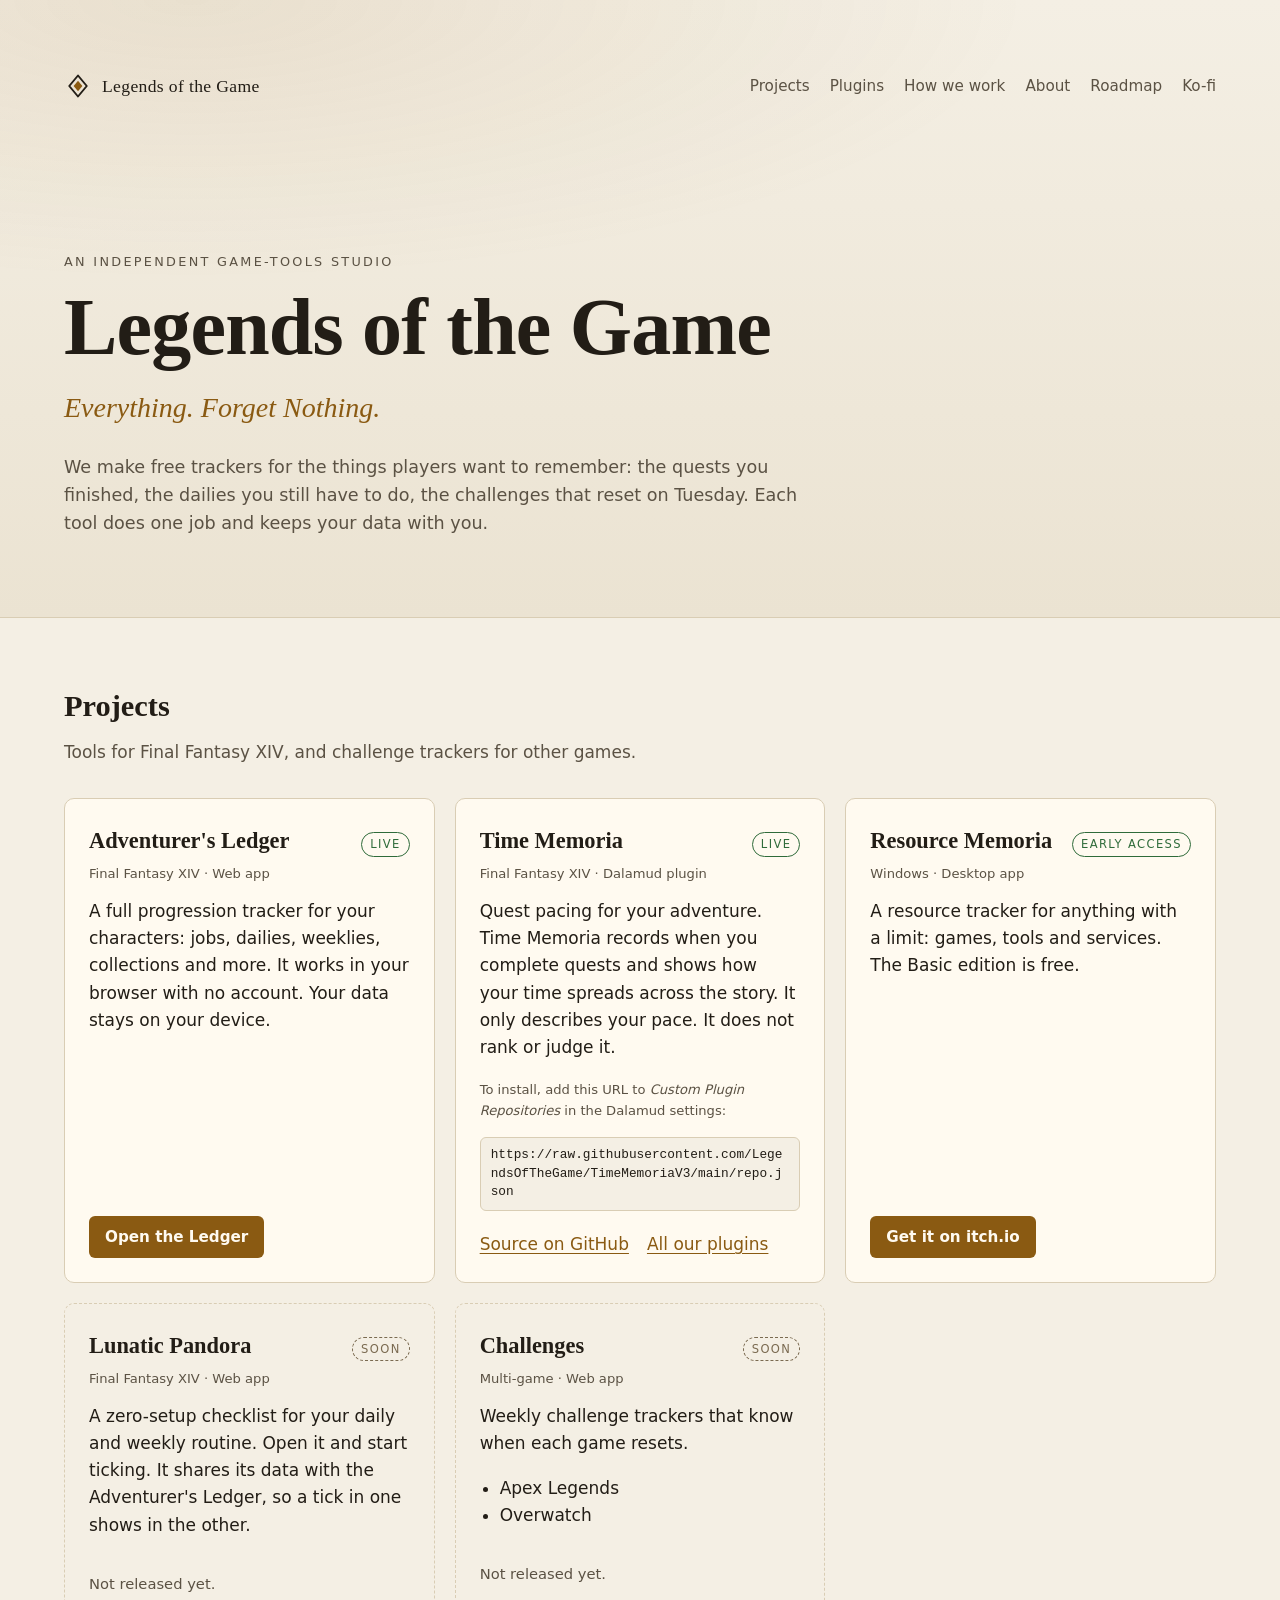
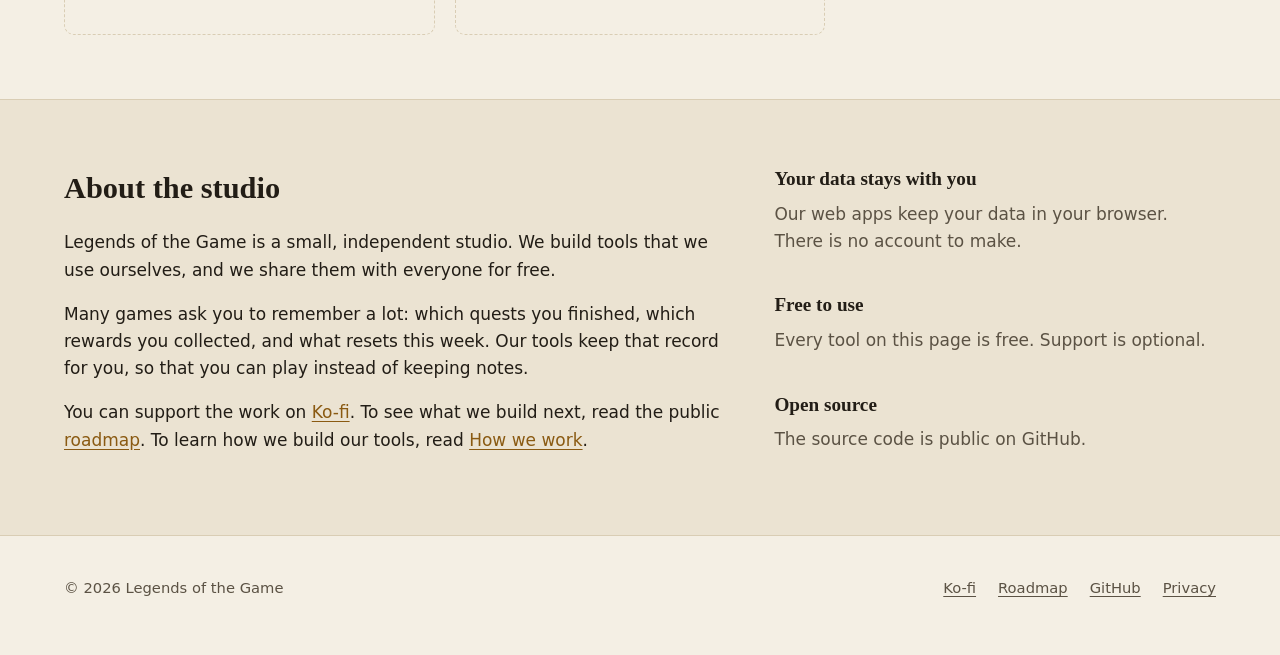
<file: index.html>
<!doctype html>
<html lang="en">
<head>
<meta charset="utf-8">
<meta name="viewport" content="width=device-width, initial-scale=1">
<title>Legends of the Game</title>
<meta name="description" content="Legends of the Game makes free trackers and tools for Final Fantasy XIV and other games. Everything. Forget Nothing.">
<link rel="canonical" href="https://legendmemoria.org/">
<link rel="icon" href="favicon.svg" type="image/svg+xml">
<link rel="stylesheet" href="style.css">
<meta property="og:title" content="Legends of the Game">
<meta property="og:description" content="Free trackers and tools for Final Fantasy XIV and other games. Everything. Forget Nothing.">
<meta property="og:url" content="https://legendmemoria.org/">
<meta property="og:type" content="website">
</head>
<body>

<header class="hero">
  <div class="wrap top">
    <a class="brand" href="./">
      <svg viewBox="0 0 32 32" aria-hidden="true"><path d="M16 4 26 16 16 28 6 16Z" fill="none" stroke="currentColor" stroke-width="2.2" stroke-linejoin="round"/><path d="M16 10 21 16 16 22 11 16Z" fill="var(--accent)"/></svg>
      Legends of the Game
    </a>
    <nav aria-label="Site">
      <a href="#projects">Projects</a>
      <a href="plugins/">Plugins</a>
      <a href="process/">How we work</a>
      <a href="#about">About</a>
      <a href="https://legendsofthegame.github.io/roadmap/">Roadmap</a>
      <a href="https://ko-fi.com/legendsofthegame">Ko-fi</a>
    </nav>
  </div>
  <div class="wrap">
    <p class="eyebrow">An independent game-tools studio</p>
    <h1>Legends of the Game</h1>
    <p class="tagline">Everything. Forget Nothing.</p>
    <p class="lede prose">We make free trackers for the things players want to remember: the quests you finished, the dailies you still have to do, the challenges that reset on Tuesday. Each tool does one job and keeps your data with you.</p>
  </div>
</header>

<main>
  <section id="projects">
    <div class="wrap">
      <h2>Projects</h2>
      <p class="section-note">Tools for Final Fantasy XIV, and challenge trackers for other games.</p>

      <div class="grid">

        <article class="card">
          <div class="card-head"><h3>Adventurer's Ledger</h3><span class="status live">Live</span></div>
          <p class="kind">Final Fantasy XIV &middot; Web app</p>
          <p class="desc">A full progression tracker for your characters: jobs, dailies, weeklies, collections and more. It works in your browser with no account. Your data stays on your device.</p>
          <div class="actions">
            <a class="btn" href="https://legendsofthegame.github.io/pandora-lunar/">Open the Ledger</a>
          </div>
        </article>

        <article class="card">
          <div class="card-head"><h3>Time Memoria</h3><span class="status live">Live</span></div>
          <p class="kind">Final Fantasy XIV &middot; Dalamud plugin</p>
          <p class="desc">Quest pacing for your adventure. Time Memoria records when you complete quests and shows how your time spreads across the story. It only describes your pace. It does not rank or judge it.</p>
          <p class="hint">To install, add this URL to <em>Custom Plugin Repositories</em> in the Dalamud settings:</p>
          <code class="repo-url">https://raw.githubusercontent.com/LegendsOfTheGame/TimeMemoriaV3/main/repo.json</code>
          <div class="actions" style="margin-top:14px">
            <a href="https://github.com/LegendsOfTheGame/TimeMemoriaV3">Source on GitHub</a>
            <a href="plugins/">All our plugins</a>
          </div>
        </article>

        <article class="card">
          <div class="card-head"><h3>Resource Memoria</h3><span class="status live">Early access</span></div>
          <p class="kind">Windows &middot; Desktop app</p>
          <p class="desc">A resource tracker for anything with a limit: games, tools and services. The Basic edition is free.</p>
          <div class="actions">
            <a class="btn" href="https://legendsofgamedev.itch.io/resource-memoria-basic">Get it on itch.io</a>
          </div>
        </article>

        <article class="card is-soon">
          <div class="card-head"><h3>Lunatic Pandora</h3><span class="status soon">Soon</span></div>
          <p class="kind">Final Fantasy XIV &middot; Web app</p>
          <p class="desc">A zero-setup checklist for your daily and weekly routine. Open it and start ticking. It shares its data with the Adventurer's Ledger, so a tick in one shows in the other.</p>
          <p class="soon-note">Not released yet.</p>
        </article>

        <article class="card is-soon">
          <div class="card-head"><h3>Challenges</h3><span class="status soon">Soon</span></div>
          <p class="kind">Multi-game &middot; Web app</p>
          <p class="desc">Weekly challenge trackers that know when each game resets.</p>
          <ul class="sub">
            <li>Apex Legends</li>
            <li>Overwatch</li>
          </ul>
          <p class="soon-note">Not released yet.</p>
        </article>

      </div>
    </div>
  </section>

  <section id="about" class="about">
    <div class="wrap about-cols">
      <div class="prose">
        <h2>About the studio</h2>
        <p>Legends of the Game is a small, independent studio. We build tools that we use ourselves, and we share them with everyone for free.</p>
        <p>Many games ask you to remember a lot: which quests you finished, which rewards you collected, and what resets this week. Our tools keep that record for you, so that you can play instead of keeping notes.</p>
        <p>You can support the work on <a href="https://ko-fi.com/legendsofthegame">Ko-fi</a>. To see what we build next, read the public <a href="https://legendsofthegame.github.io/roadmap/">roadmap</a>. To learn how we build our tools, read <a href="process/">How we work</a>.</p>
      </div>
      <ul class="principles">
        <li><h3>Your data stays with you</h3><p>Our web apps keep your data in your browser. There is no account to make.</p></li>
        <li><h3>Free to use</h3><p>Every tool on this page is free. Support is optional.</p></li>
        <li><h3>Open source</h3><p>The source code is public on GitHub.</p></li>
      </ul>
    </div>
  </section>
</main>

<!-- Ad slot: one fixed unit below the content (see README). Not in use yet.
<div class="wrap"><div class="ad-slot"></div></div>
-->

<footer>
  <div class="wrap">
    <span>&copy; 2026 Legends of the Game</span>
    <nav aria-label="Footer">
      <a href="https://ko-fi.com/legendsofthegame">Ko-fi</a>
      <a href="https://legendsofthegame.github.io/roadmap/">Roadmap</a>
      <a href="https://github.com/LegendsOfTheGame">GitHub</a>
      <a href="privacy.html">Privacy</a>
    </nav>
  </div>
</footer>

</body>
</html>
</file>
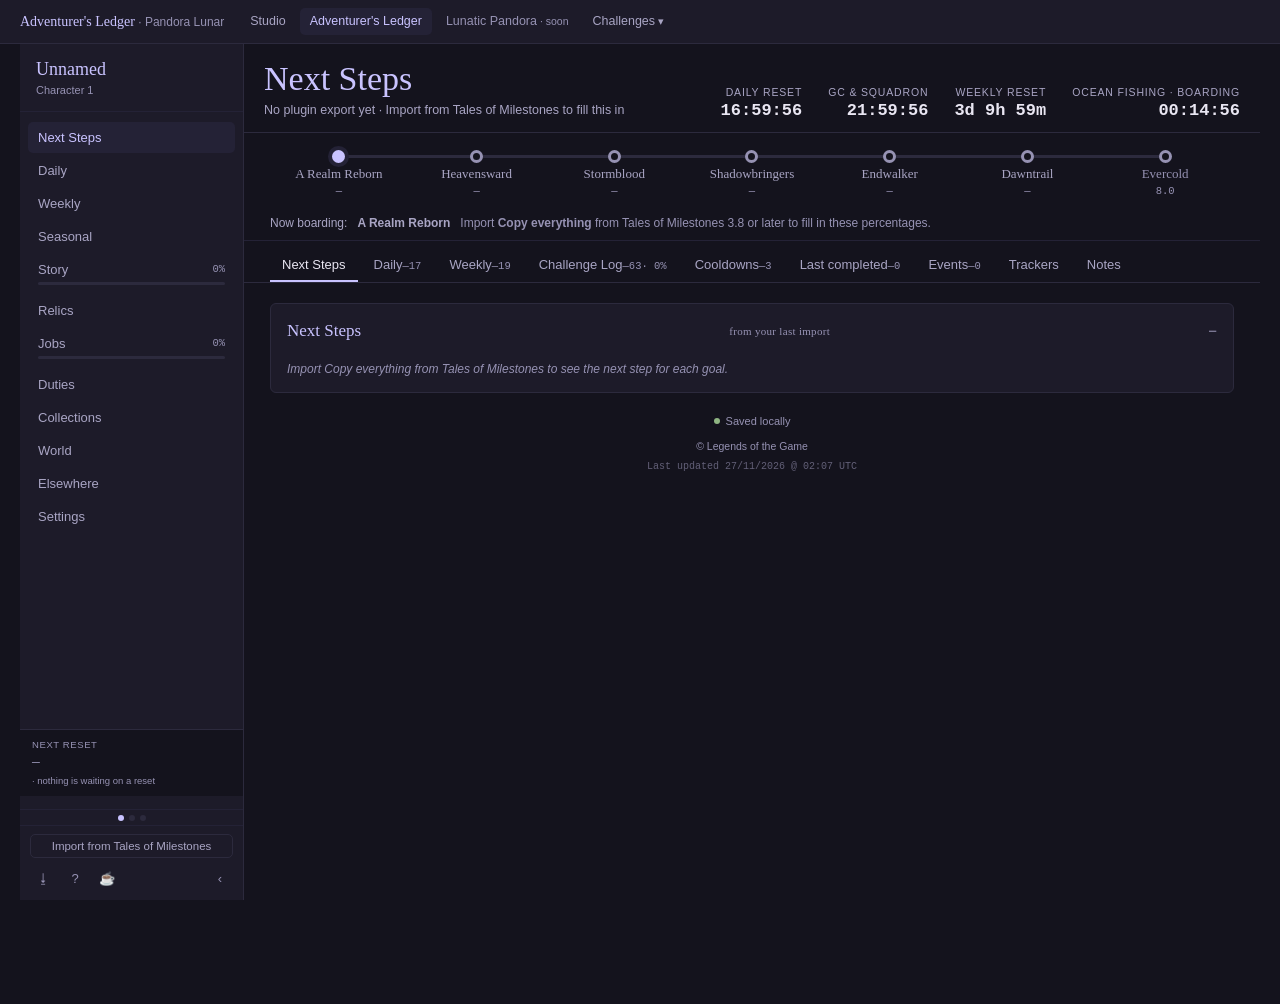
<file: lunar/index.html>
<!DOCTYPE html>
<html lang="en">
<head>
<meta charset="UTF-8">
<meta name="viewport" content="width=device-width, initial-scale=1, viewport-fit=cover">
<title>Adventurer's Ledger &mdash; Pandora Lunar</title>
<link rel="stylesheet" href="style.css">
</head>
<body>

<!-- ================= site bar =================
     The site's own places. Studio and the Ledger are live today; the two
     challenge pages are not built yet. The theme applies to every page. -->
<header class="sitebar">
  <button type="button" class="mobile-menu-toggle" id="mobile-menu-toggle"
    aria-label="Open navigation" aria-expanded="false" aria-controls="rail"
    onclick="toggleMobileRail()">&#9776;</button>
  <span class="domain"><b>Adventurer's Ledger</b> &middot; Pandora Lunar</span>
  <nav aria-label="Site">
    <a href="https://legendmemoria.org/" target="_blank" rel="noopener" title="legendmemoria.org">Studio</a><a href="./" class="on" title="This page">Adventurer's Ledger</a><span class="soon" title="Not built yet">Lunatic Pandora</span><details class="nav-menu" id="nav-challenges"><summary>Challenges</summary><div class="nav-pop"><a href="https://legendmemoria.org/apex/" title="Weekly challenges for Apex Legends">Apex Legends</a><a href="https://github.com/LegendsOfTheGame/Game-Challenge-Tracker/issues/new?title=Game%20request%3A%20" target="_blank" rel="noopener" title="Open a GitHub issue to ask for another game">Request another game</a></div></details>
  </nav>
</header>
<button type="button" class="rail-backdrop" id="rail-backdrop"
  aria-label="Close navigation" onclick="setMobileRailOpen(false)" hidden></button>

<div class="shell">

  <!-- ================= rail =================
       Navigation on the left, pinned. It never scrolls away, so every area
       is one click from anywhere on the page. -->
  <nav class="rail" id="rail">
    <div class="rail-scroll">
      <div class="switcher" id="switcher"></div>
      <div class="cap-note" id="cap-note" style="display:none">Up to 8 characters per browser. Need more? Use a second browser (e.g. Firefox alongside Edge) &mdash; each keeps its own separate storage.</div>
      <nav class="areas" id="rail-nav" aria-label="Areas"></nav>
    </div>

    <!-- The footer countdowns, the event slides and the dots: FootSlot in app.js. -->
    <div class="rail-foot">
      <div class="foot-app" id="foot-app"></div>

      <div class="rail-imports">
        <button type="button" onclick="toggleTmImportPanel()" title="Paste a Tales of Milestones export">Import from Tales of Milestones</button>
      </div>

      <div class="rail-icons">
        <button id="ico-tools" title="Backup and import" onclick="toggleTools()">&#11123;</button>
        <button id="instructions-toggle-btn" title="How this works" onclick="toggleInstructions()">?</button>
        <!-- A plain link, no Ko-fi widget script: the Ledger promises that data
             never leaves the browser, and a third-party script would break that. -->
        <a class="rail-kofi" href="https://ko-fi.com/legendsofthegame" target="_blank" rel="noopener" title="Support on Ko-fi">&#9749;</a>
        <button class="spacer" id="ico-collapse" title="Collapse the rail" onclick="toggleRail()">&lsaquo;</button>
      </div>
    </div>
  </nav>

  <!-- ================= pane ================= -->
  <main class="pane">
    <!-- Spotlight header (Layout D): the area's name, how old the data is, and the reset clocks. -->
    <header class="spot" id="spot"><div><h1 id="spot-title">Today</h1><div class="spot-tag" id="spot-tag"></div></div><div class="spot-clocks" id="spot-clocks"></div></header>
    <nav class="route" id="route" aria-label="Expansions"></nav>
    <div class="pane-top">
      <div class="frame-row" id="frame-row" role="tablist"></div>
    </div>

    <div class="pane-body">

      <div class="instructions-panel" id="instructions-panel" style="display:none">
        <h2>How this works</h2>
        <p>This tracker is self-serve. You add your own characters. The tracker saves your data in this browser, on this device. It sends nothing to a server. No other Free Company member can read it.</p>

        <h3>The rail</h3>
        <p>The rail is the column on the left. The active character is at the top of the rail. Below the character are seven areas: Daily, Story, Jobs, Duties, Collections, World and Elsewhere. Under Daily, the Weekly and Seasonal rows open those parts of the same area. A percentage counts only routines that you have ticked in the last 30 game days. A game day starts at the daily reset, 15:00 UTC.</p>
        <p>Click an area to open it. Each area has frames. The frame buttons are in the row at the top of the pane. Click a frame button to change what the pane shows.</p>
        <p>The bar below an area name shows a percentage. The bar shows only when the tracker has the data for it.</p>
        <p>The rail and the frame buttons stay on the screen. Only the pane scrolls.</p>

        <h3>The route line</h3>
        <p>The route line is above the frame buttons. It has one station for each expansion. The line after a station fills to the percentage of quests done in that expansion. The percentages are the same as the Overview tab in Tales of Milestones. The data comes from a Tales of Milestones import.</p>
        <p>A station is complete when your MSQ progress reaches the next expansion.</p>
        <p>Click a station to show that expansion only in Duties, Collections and World. Click the station again, or click <code>Show all expansions</code>, to show all expansions.</p>
        <p>Click <code>&lsaquo;</code> at the bottom of the rail to make the rail narrow. Click it again to make the rail wide.</p>

        <h3>Characters</h3>
        <p>Open the character list at the top of the rail. Select <code>+ Add a character</code>. Type a name. Then complete the parts that apply to you. No field is mandatory.</p>
        <p>To change character, select the character in the same list.</p>
        <p>Each browser holds a maximum of 8 characters. To track more than 8 characters, use a second browser. Each browser keeps its own storage. The two sets of data stay separate.</p>
        <p>To remove a character, select the character in the list. Then click <code>Remove character</code> at the top of the pane.</p>

        <h3>Backups</h3>
        <p>Click the backup icon at the bottom of the rail. The backup tools open at the top of the pane.</p>
        <p>Click <code>Download backup</code> to save a <code>.json</code> file with all of your data. Click <code>Restore from file</code> to load a backup file into the tracker. Use a backup to move to a new device, or to recover data.</p>
        <p><strong>WARNING:</strong> If you clear the site data of your browser, the browser erases your tracker. Make a backup first.</p>

        <h3>Routines</h3>
        <p>A routine is a task that repeats on a reset schedule. The tracker clears each routine at its reset time. All reset times are UTC.</p>
        <p>The Routines section has five frames. Daily and Weekly clear on the game's reset clock. Challenge Log holds the 13 challenge categories. Cooldowns holds the tasks that run from your own last click, not from a shared clock. Last completed lists when you last did each one.</p>
        <p>Click <code>+ Add routine</code> to add your own routine.</p>

        <h3>MSQ progress</h3>
        <p>The <code>requires</code> value hides a routine until you reach a point in the main scenario.</p>
        <p>Type your MSQ progress in the box next to your character's name. Use a patch number, for example <code>5.3</code>. If this box is empty, the tracker hides no routine.</p>
        <p>Each seeded routine has a <code>requires</code> value. The value comes from the main scenario quest that unlocks the content. It does not come from the patch that released the content. Example: Faux Hollows released in patch 5.3, but it needs the end of Shadowbringers. Therefore it reads <code>5.0</code>.</p>
        <p>You can change or clear any <code>requires</code> value. The tracker never overwrites your value.</p>
        <p>The note below each list gives the number of hidden routines. Click <code>Show them</code> to show all routines.</p>

        <h3>Import from Tales of Milestones</h3>
        <p>In Tales of Milestones, click <code>Copy everything</code>, or type <code>/tm full</code>. Click <code>Import from Tales of Milestones</code> at the bottom of the rail. Paste the export into the box. Make sure that the character is correct, then click <code>Apply merge</code>.</p>
        <p>The Tales of Milestones plugin sends what you unlocked, quest by quest. After an import, the tracker uses that data and ignores the patch number.</p>
        <p>This is more exact, and it applies in both directions. The end of Stormblood no longer shows Eureka content if you never entered Eureka.</p>
        <p>An import also hides a routine when you have not unlocked the job it needs. The Masked Carnivale needs Blue Mage. Grand Company turn-ins need a crafting job or a gathering job. This test uses the unlock only. A low level hides nothing.</p>

        <h3>Cosmic tools</h3>
        <p>The Cosmic section shows the research data for each crafting class and gathering class. The data comes from a Tales of Milestones import only. You cannot type it in.</p>
        <p>Tales of Milestones reads the data only when your character is in a Cosmic Exploration zone. The time at the top of the section is the time of that reading. It can be earlier than the export.</p>
        <p>For each class, the section shows the tool, its item level, and the next stage. For each data type, it shows the current data, the data that the next upgrade needs, and the shortfall. The data values are cumulative.</p>
        <p>Each stage has a storage limit for each data type. When the current data is at the limit, the game does not keep more data of that type until you upgrade the tool.</p>
        <p>A class with no research data does not appear in the export. The section lists these classes at the top.</p>
        <p>The Red Alerts frame is a reference table. For each zone and weather, it shows each variant, its two regions, and the critical mission for each class. Select a class to show only the variants that include that class.</p>
        <p>The Red Alerts frame shows all four zones. To show one zone only, click the frame button with the name of that zone: Sinus Ardorum, Phaenna, Oizys or Auxesia.</p>
        <p>The table does not show which Red Alert occurs next. Red Alerts have no fixed schedule, and each world and zone has its own.</p>

        <h3>Crafting solver</h3>
        <p>Jobs &rarr; Crafting solver finds a crafting rotation for one recipe and gives it as game macros. The solver is <a href="https://www.raphael-xiv.com/" target="_blank" rel="noopener">Raphael</a>. It runs in this browser and sends nothing to a server.</p>
        <p>Select the crafter. Search for the recipe, then click it. Type the Craftsmanship, Control and CP that the game shows without food or potion. The job level comes from the Jobs area. You can change it. Click <code>Solve</code>.</p>
        <p>A level 100 recipe can take 10 seconds or more. Click <code>Cancel</code> to stop the solver. Each macro has a maximum of 15 lines, so a long rotation gives two macros. Click <code>Copy</code> to copy a macro.</p>
        <p>This version does not use food, potions or HQ materials.</p>

        <h3>The Hunt</h3>
        <p>The Hunt issues six mark bills each day and six elite mark bills each week, one for each expansion.</p>
        <p>The tracker shows each set as one row with six ticks. A tick is grey when your MSQ progress does not reach that expansion.</p>
        <p>To show one row for each expansion instead, turn on <code>Give each expansion its own row</code> below the Hunt rows. This setting applies to Daily and Weekly together.</p>

        <h3>Job levels</h3>
        <p>The tracker hides a job at level 0. Most players use a few of the 34 jobs.</p>
        <p>The note below the list gives the number of hidden jobs. Click <code>Show them</code> to show all jobs. Use this when you unlock a new job and need a field to type in.</p>
        <p>A new character has every job at 0. The list therefore starts hidden.</p>

        <h3>Ocean Fishing</h3>
        <p>The Ocean Fishing panel is at the bottom of the rail. It is global. It shows the same time for every character.</p>
        <p>Registration opens for 15 minutes every 2 hours, at each even UTC hour.</p>

        <h3>Evercold</h3>
        <p>The panel at the bottom of the rail also counts down to the 8.0 expansion.</p>
        <p>The countdown ends at the public release on 23 February 2027. Square Enix confirmed this date. Early access starts on 19 February 2027, but the countdown does not use that date.</p>
        <p>Square Enix does not give a time for the public release. The countdown uses 12:00 UTC. This time is an estimate.</p>

        <h3>Themes</h3>
        <p>The tracker has three themes: Poetic, Midnight and Daylight. Select a theme in the list at the right of the bar at the top of the page. Each theme changes the colours and the corner shapes.</p>

        <h3>Events</h3>
        <p>Today &rarr; Events lists the events that are running and the events that the Lodestone has announced. The list comes from the same feed as Tales of Milestones&rsquo;s Active Events, and the Ledger checks the feed every 6 hours. The panel at the bottom of the rail shows one countdown for each running event. When an event ends, it goes off both lists.</p>

        <h3>Elsewhere</h3>
        <p>The Elsewhere area has links to other sites for work that the tracker does not do. Each link opens in a new tab.</p>
      </div>

      <div id="tools-panel" style="display:none">
        <div class="backup-bar" style="justify-content:flex-start;margin-top:0">
          <button class="edit-btn" onclick="exportData()">Download backup</button>
          <button class="edit-btn" onclick="document.getElementById('import-file').click()">Restore from file</button>
          <input type="file" id="import-file" accept="application/json,.json" style="display:none" onchange="importData(this)">
          <button class="edit-btn" onclick="toggleTmImportPanel()">Import from Tales of Milestones</button>
        </div>

      </div>

      <div id="pages"></div>

      <div class="save-note"><span class="dot"></span><span id="save-status">Saved locally</span></div>
      <div class="copyright">&copy; Legends of the Game</div>
      <div class="build-stamp">Last updated 27/11/2026 @ 02:07 UTC</div>

    </div>
  </main>

</div>

<!-- The Time Memoria import opens over the page, so the area on screen stays
     where it was. The ids are the same as the old inline panel. -->
<dialog class="tm-dlg" id="tm-import-panel" aria-labelledby="tm-dlg-title">
  <h2 id="tm-dlg-title">Import from Tales of Milestones</h2>
  <p class="hint">In the plugin, press <b>Copy everything</b> (or type <code>/tm full</code>), then paste here. This browser reads the export. Nothing goes to a server.</p>
  <textarea class="note-area" id="tm-import-text" placeholder="Paste here (Ctrl+V)" spellcheck="false" oninput="onTmPasteInput()"></textarea>
  <div class="tm-import-error" id="tm-import-error" role="status"></div>
  <div id="tm-import-summary"></div>
  <div class="tm-dlg-acts">
    <button type="button" class="edit-btn" onclick="tmPasteFromClipboard()">Paste from clipboard</button>
    <button type="button" class="edit-btn" onclick="toggleTmImportPanel()">Close</button>
  </div>
</dialog>

<script src="jobquest-items.js"></script>
<script src="tm-export-tables.js"></script>
<script src="https://legendsofthegame.github.io/pandora-lunar/collection-lists.js"></script>
<script src="collection-extra.js"></script>
<script src="relic-stages.js"></script>
<script src="https://legendsofthegame.github.io/pandora-lunar/events-feed.js"></script>
<script src="maintenance.js"></script>
<script src="vendor/vue.global.prod.js"></script>
<script src="ocean.js"></script>
<script src="relic-unlocks.js"></script>
<script src="tribes.js"></script>
<script src="currents.js"></script>
<script src="quest-graph.js"></script>
<script src="duties.js"></script>
<script src="planner-vue.js"></script>
<script src="relics-vue.js"></script>
<script src="challenge-log.js"></script>
<script src="challenge-vue.js"></script>
<script src="craft-solver-vue.js"></script>
<script src="gear-guide-vue.js"></script>
<script src="journey.js"></script>
<script src="share-client.js"></script>
<script src="app.js"></script>
</body>
</html>
</file>
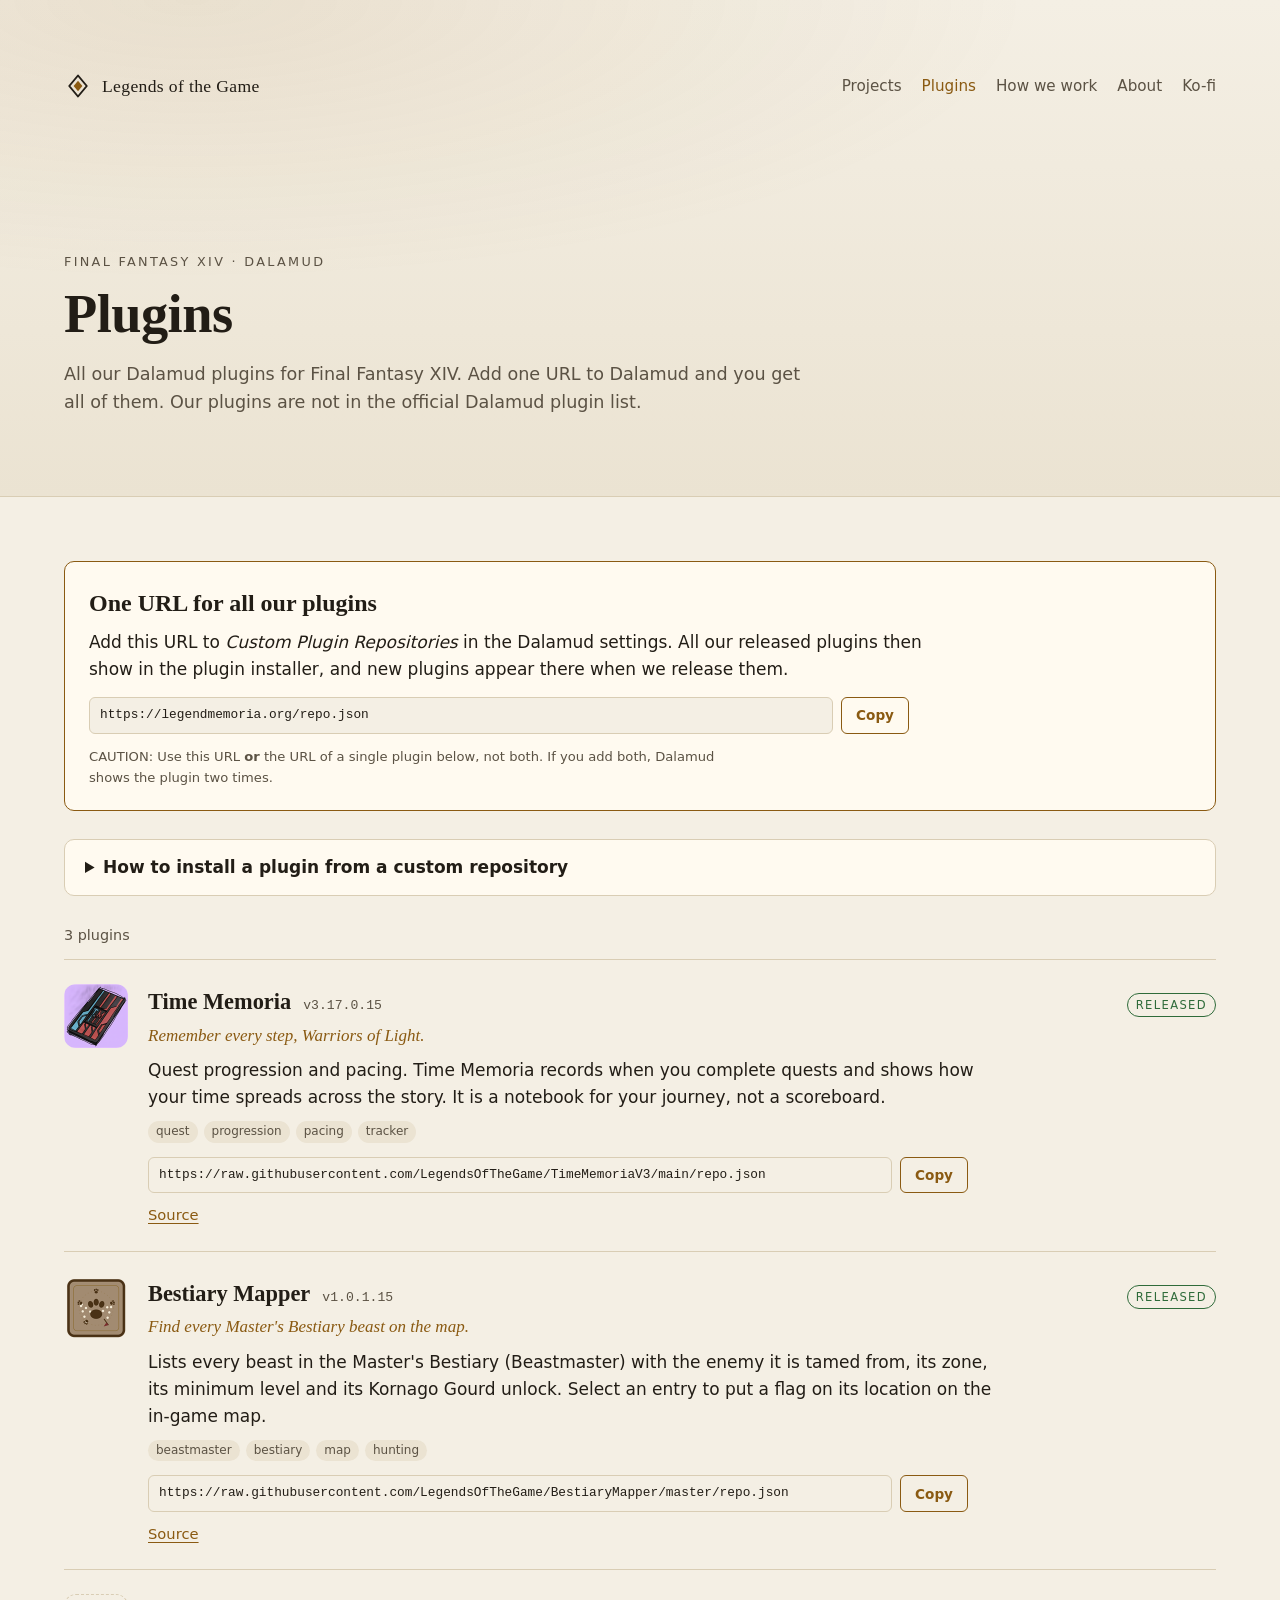
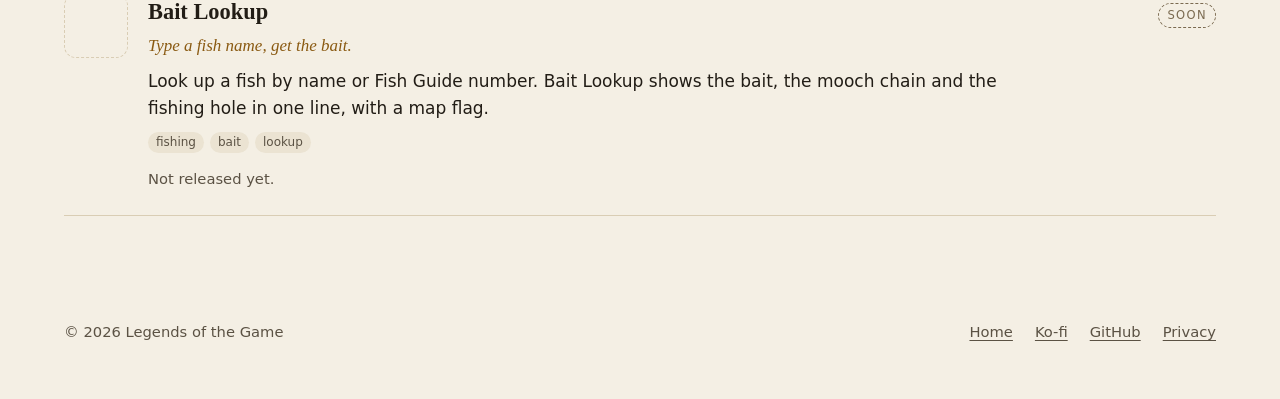
<file: plugins/index.html>
<!doctype html>
<html lang="en">
<head>
<meta charset="utf-8">
<meta name="viewport" content="width=device-width, initial-scale=1">
<title>Dalamud Plugins · Legends of the Game</title>
<meta name="description" content="All Dalamud plugins for Final Fantasy XIV by Legends of the Game, with install instructions.">
<link rel="canonical" href="https://legendmemoria.org/plugins/">
<link rel="icon" href="../favicon.svg" type="image/svg+xml">
<link rel="stylesheet" href="../style.css">
</head>
<body>

<header class="hero">
  <div class="wrap top">
    <a class="brand" href="../">
      <svg viewBox="0 0 32 32" aria-hidden="true"><path d="M16 4 26 16 16 28 6 16Z" fill="none" stroke="currentColor" stroke-width="2.2" stroke-linejoin="round"/><path d="M16 10 21 16 16 22 11 16Z" fill="var(--accent)"/></svg>
      Legends of the Game
    </a>
    <nav aria-label="Site">
      <a href="../#projects">Projects</a>
      <a href="./" aria-current="page">Plugins</a>
      <a href="../process/">How we work</a>
      <a href="../#about">About</a>
      <a href="https://ko-fi.com/legendsofthegame">Ko-fi</a>
    </nav>
  </div>
  <div class="wrap">
    <p class="eyebrow">Final Fantasy XIV &middot; Dalamud</p>
    <h1 style="font-size:clamp(2.2rem,5vw,3.4rem)">Plugins</h1>
    <p class="lede prose">All our Dalamud plugins for Final Fantasy XIV. Add one URL to Dalamud and you get all of them. Our plugins are not in the official Dalamud plugin list.</p>
  </div>
</header>

<main>
  <section>
    <div class="wrap">

      <div class="all-repo">
        <h2>One URL for all our plugins</h2>
        <p>Add this URL to <em>Custom Plugin Repositories</em> in the Dalamud settings. All our released plugins then show in the plugin installer, and new plugins appear there when we release them.</p>
        <div class="repo-row">
          <code class="repo-url">https://legendmemoria.org/repo.json</code>
          <button class="copy" type="button">Copy</button>
        </div>
        <p class="hint">CAUTION: Use this URL <strong>or</strong> the URL of a single plugin below, not both. If you add both, Dalamud shows the plugin two times.</p>
      </div>

      <details class="howto">
        <summary>How to install a plugin from a custom repository</summary>
        <ol>
          <li>In the game, type <code>/xlsettings</code> to open the Dalamud settings.</li>
          <li>Select the <em>Experimental</em> tab.</li>
          <li>Find <em>Custom Plugin Repositories</em>. Paste the repository URL into the empty field.</li>
          <li>Select the <em>+</em> button, then select <em>Save and Close</em>.</li>
          <li>Type <code>/xlplugins</code>. Find the plugin by name and select <em>Install</em>.</li>
        </ol>
        <p class="hint">CAUTION: Plugins from custom repositories do not get a review from the Dalamud team. Add only repositories that you trust.</p>
      </details>

      <p class="count">3 plugins</p>

      <ul class="plugin-list">

        <li class="plugin">
          <img src="icons/time-memoria.png" width="64" height="64" alt="">
          <div class="plugin-body">
            <div class="plugin-head">
              <h2>Time Memoria</h2>
              <span class="ver" data-plugin="TimeMemoriaV3">v3.7.7.15</span>
              <span class="status live">Released</span>
            </div>
            <p class="punch">Remember every step, Warriors of Light.</p>
            <p class="desc">Quest progression and pacing. Time Memoria records when you complete quests and shows how your time spreads across the story. It is a notebook for your journey, not a scoreboard.</p>
            <p class="tags"><span>quest</span><span>progression</span><span>pacing</span><span>tracker</span></p>
            <div class="repo-row">
              <code class="repo-url">https://raw.githubusercontent.com/LegendsOfTheGame/TimeMemoriaV3/main/repo.json</code>
              <button class="copy" type="button">Copy</button>
            </div>
            <p class="links"><a href="https://github.com/LegendsOfTheGame/TimeMemoriaV3">Source</a></p>
          </div>
        </li>

        <li class="plugin">
          <img src="icons/bestiary-mapper.png" width="64" height="64" alt="">
          <div class="plugin-body">
            <div class="plugin-head">
              <h2>Bestiary Mapper</h2>
              <span class="ver" data-plugin="BestiaryMapper">v1.0.0.15</span>
              <span class="status live">Released</span>
            </div>
            <p class="punch">Find every Master's Bestiary beast on the map.</p>
            <p class="desc">Lists every beast in the Master's Bestiary (Beastmaster) with the enemy it is tamed from, its zone, its minimum level and its Kornago Gourd unlock. Select an entry to put a flag on its location on the in-game map.</p>
            <p class="tags"><span>beastmaster</span><span>bestiary</span><span>map</span><span>hunting</span></p>
            <div class="repo-row">
              <code class="repo-url">https://raw.githubusercontent.com/LegendsOfTheGame/BestiaryMapper/master/repo.json</code>
              <button class="copy" type="button">Copy</button>
            </div>
            <p class="links"><a href="https://github.com/LegendsOfTheGame/BestiaryMapper">Source</a></p>
          </div>
        </li>

        <li class="plugin is-soon">
          <div class="plugin-icon-blank" aria-hidden="true"></div>
          <div class="plugin-body">
            <div class="plugin-head">
              <h2>Bait Lookup</h2>
              <span class="status soon">Soon</span>
            </div>
            <p class="punch">Type a fish name, get the bait.</p>
            <p class="desc">Look up a fish by name or Fish Guide number. Bait Lookup shows the bait, the mooch chain and the fishing hole in one line, with a map flag.</p>
            <p class="tags"><span>fishing</span><span>bait</span><span>lookup</span></p>
            <p class="links soon-note">Not released yet.</p>
          </div>
        </li>

      </ul>
    </div>
  </section>
</main>

<footer>
  <div class="wrap">
    <span>&copy; 2026 Legends of the Game</span>
    <nav aria-label="Footer">
      <a href="../">Home</a>
      <a href="https://ko-fi.com/legendsofthegame">Ko-fi</a>
      <a href="https://github.com/LegendsOfTheGame">GitHub</a>
      <a href="../privacy.html">Privacy</a>
    </nav>
  </div>
</footer>

<script src="plugins.js"></script>
</body>
</html>
</file>
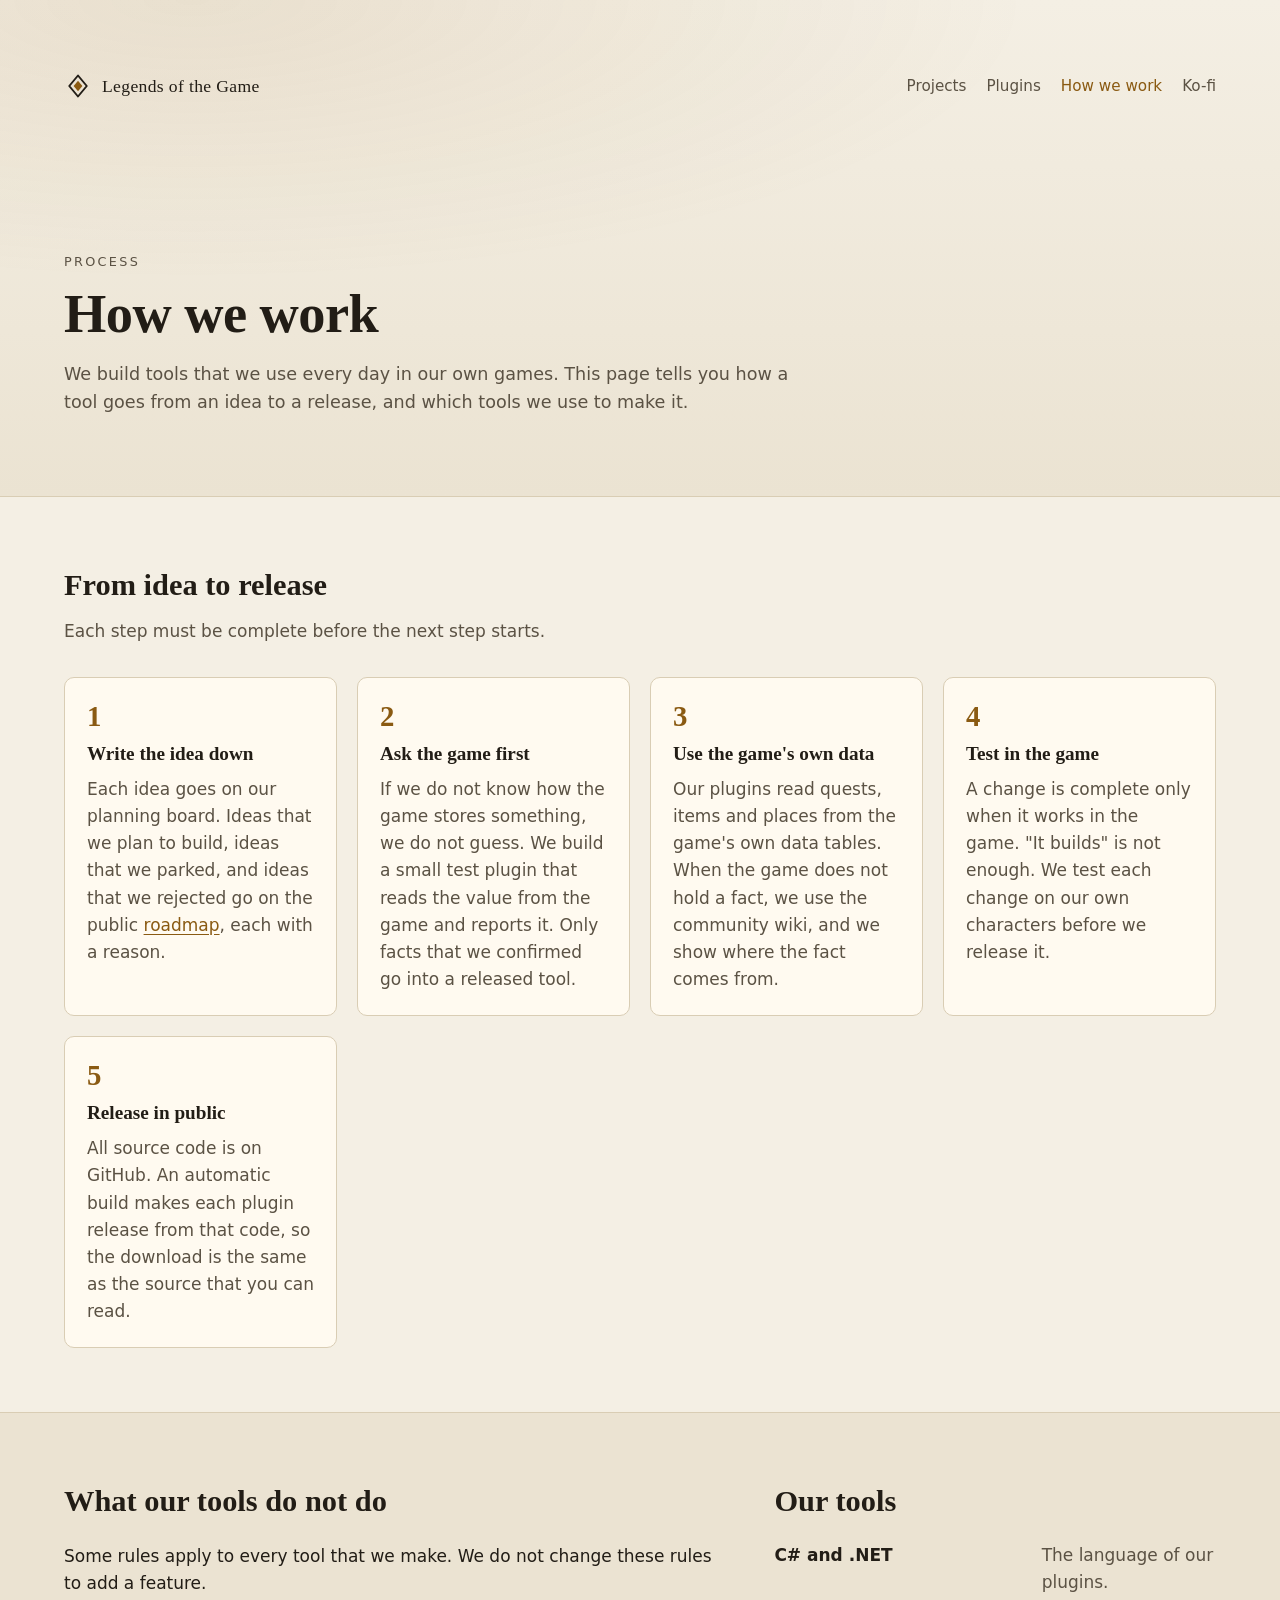
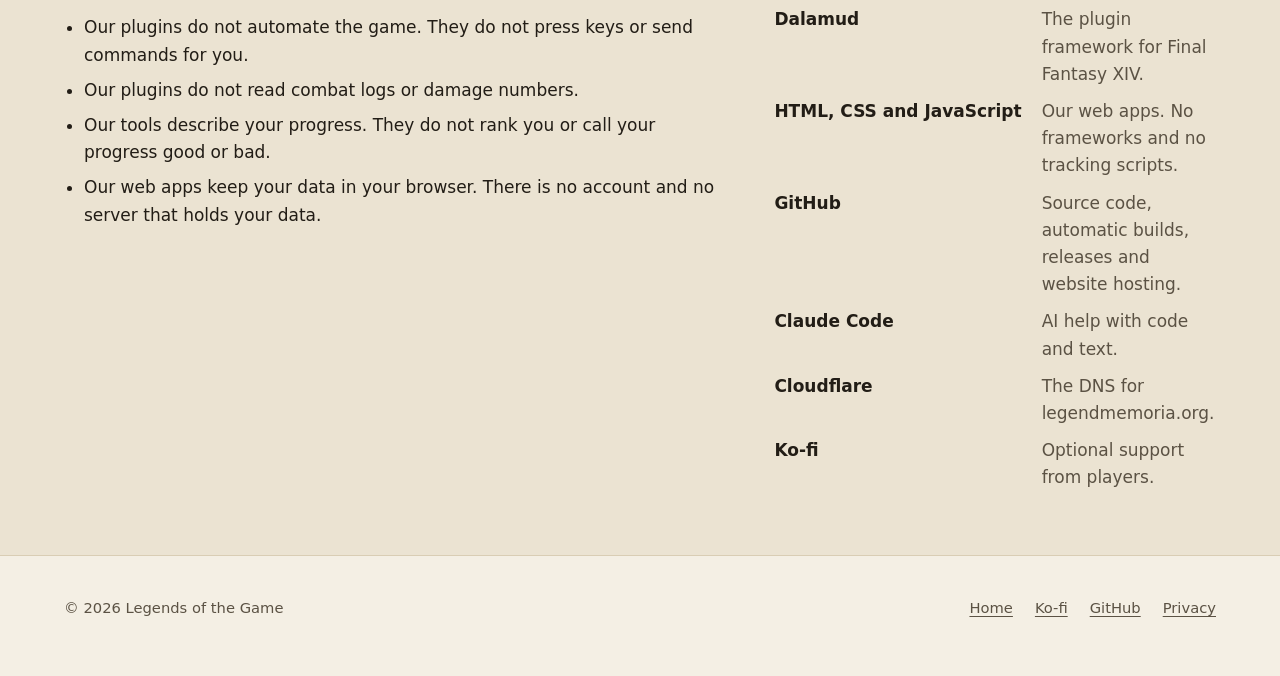
<file: process/index.html>
<!doctype html>
<html lang="en">
<head>
<meta charset="utf-8">
<meta name="viewport" content="width=device-width, initial-scale=1">
<title>How We Work · Legends of the Game</title>
<meta name="description" content="How Legends of the Game builds its trackers and plugins, and the tools it uses.">
<link rel="canonical" href="https://legendmemoria.org/process/">
<link rel="icon" href="../favicon.svg" type="image/svg+xml">
<link rel="stylesheet" href="../style.css">
</head>
<body>

<header class="hero">
  <div class="wrap top">
    <a class="brand" href="../">
      <svg viewBox="0 0 32 32" aria-hidden="true"><path d="M16 4 26 16 16 28 6 16Z" fill="none" stroke="currentColor" stroke-width="2.2" stroke-linejoin="round"/><path d="M16 10 21 16 16 22 11 16Z" fill="var(--accent)"/></svg>
      Legends of the Game
    </a>
    <nav aria-label="Site">
      <a href="../#projects">Projects</a>
      <a href="../plugins/">Plugins</a>
      <a href="./" aria-current="page">How we work</a>
      <a href="https://ko-fi.com/legendsofthegame">Ko-fi</a>
    </nav>
  </div>
  <div class="wrap">
    <p class="eyebrow">Process</p>
    <h1 style="font-size:clamp(2.2rem,5vw,3.4rem)">How we work</h1>
    <p class="lede prose">We build tools that we use every day in our own games. This page tells you how a tool goes from an idea to a release, and which tools we use to make it.</p>
  </div>
</header>

<main>
  <section>
    <div class="wrap">
      <h2>From idea to release</h2>
      <p class="section-note">Each step must be complete before the next step starts.</p>
      <ol class="steps">
        <li>
          <h3>Write the idea down</h3>
          <p>Each idea goes on our planning board. Ideas that we plan to build, ideas that we parked, and ideas that we rejected go on the public <a href="https://legendsofthegame.github.io/roadmap/">roadmap</a>, each with a reason.</p>
        </li>
        <li>
          <h3>Ask the game first</h3>
          <p>If we do not know how the game stores something, we do not guess. We build a small test plugin that reads the value from the game and reports it. Only facts that we confirmed go into a released tool.</p>
        </li>
        <li>
          <h3>Use the game's own data</h3>
          <p>Our plugins read quests, items and places from the game's own data tables. When the game does not hold a fact, we use the community wiki, and we show where the fact comes from.</p>
        </li>
        <li>
          <h3>Test in the game</h3>
          <p>A change is complete only when it works in the game. "It builds" is not enough. We test each change on our own characters before we release it.</p>
        </li>
        <li>
          <h3>Release in public</h3>
          <p>All source code is on GitHub. An automatic build makes each plugin release from that code, so the download is the same as the source that you can read.</p>
        </li>
      </ol>
    </div>
  </section>

  <section class="about">
    <div class="wrap about-cols">
      <div class="prose">
        <h2>What our tools do not do</h2>
        <p>Some rules apply to every tool that we make. We do not change these rules to add a feature.</p>
        <ul class="rules">
          <li>Our plugins do not automate the game. They do not press keys or send commands for you.</li>
          <li>Our plugins do not read combat logs or damage numbers.</li>
          <li>Our tools describe your progress. They do not rank you or call your progress good or bad.</li>
          <li>Our web apps keep your data in your browser. There is no account and no server that holds your data.</li>
        </ul>
      </div>
      <div>
        <h2>Our tools</h2>
        <dl class="toolbox">
          <dt>C# and .NET</dt><dd>The language of our plugins.</dd>
          <dt>Dalamud</dt><dd>The plugin framework for Final Fantasy XIV.</dd>
          <dt>HTML, CSS and JavaScript</dt><dd>Our web apps. No frameworks and no tracking scripts.</dd>
          <dt>GitHub</dt><dd>Source code, automatic builds, releases and website hosting.</dd>
          <dt>Claude Code</dt><dd>AI help with code and text.</dd>
          <dt>Cloudflare</dt><dd>The DNS for legendmemoria.org.</dd>
          <dt>Ko-fi</dt><dd>Optional support from players.</dd>
        </dl>
      </div>
    </div>
  </section>
</main>

<footer>
  <div class="wrap">
    <span>&copy; 2026 Legends of the Game</span>
    <nav aria-label="Footer">
      <a href="../">Home</a>
      <a href="https://ko-fi.com/legendsofthegame">Ko-fi</a>
      <a href="https://github.com/LegendsOfTheGame">GitHub</a>
      <a href="../privacy.html">Privacy</a>
    </nav>
  </div>
</footer>

</body>
</html>
</file>
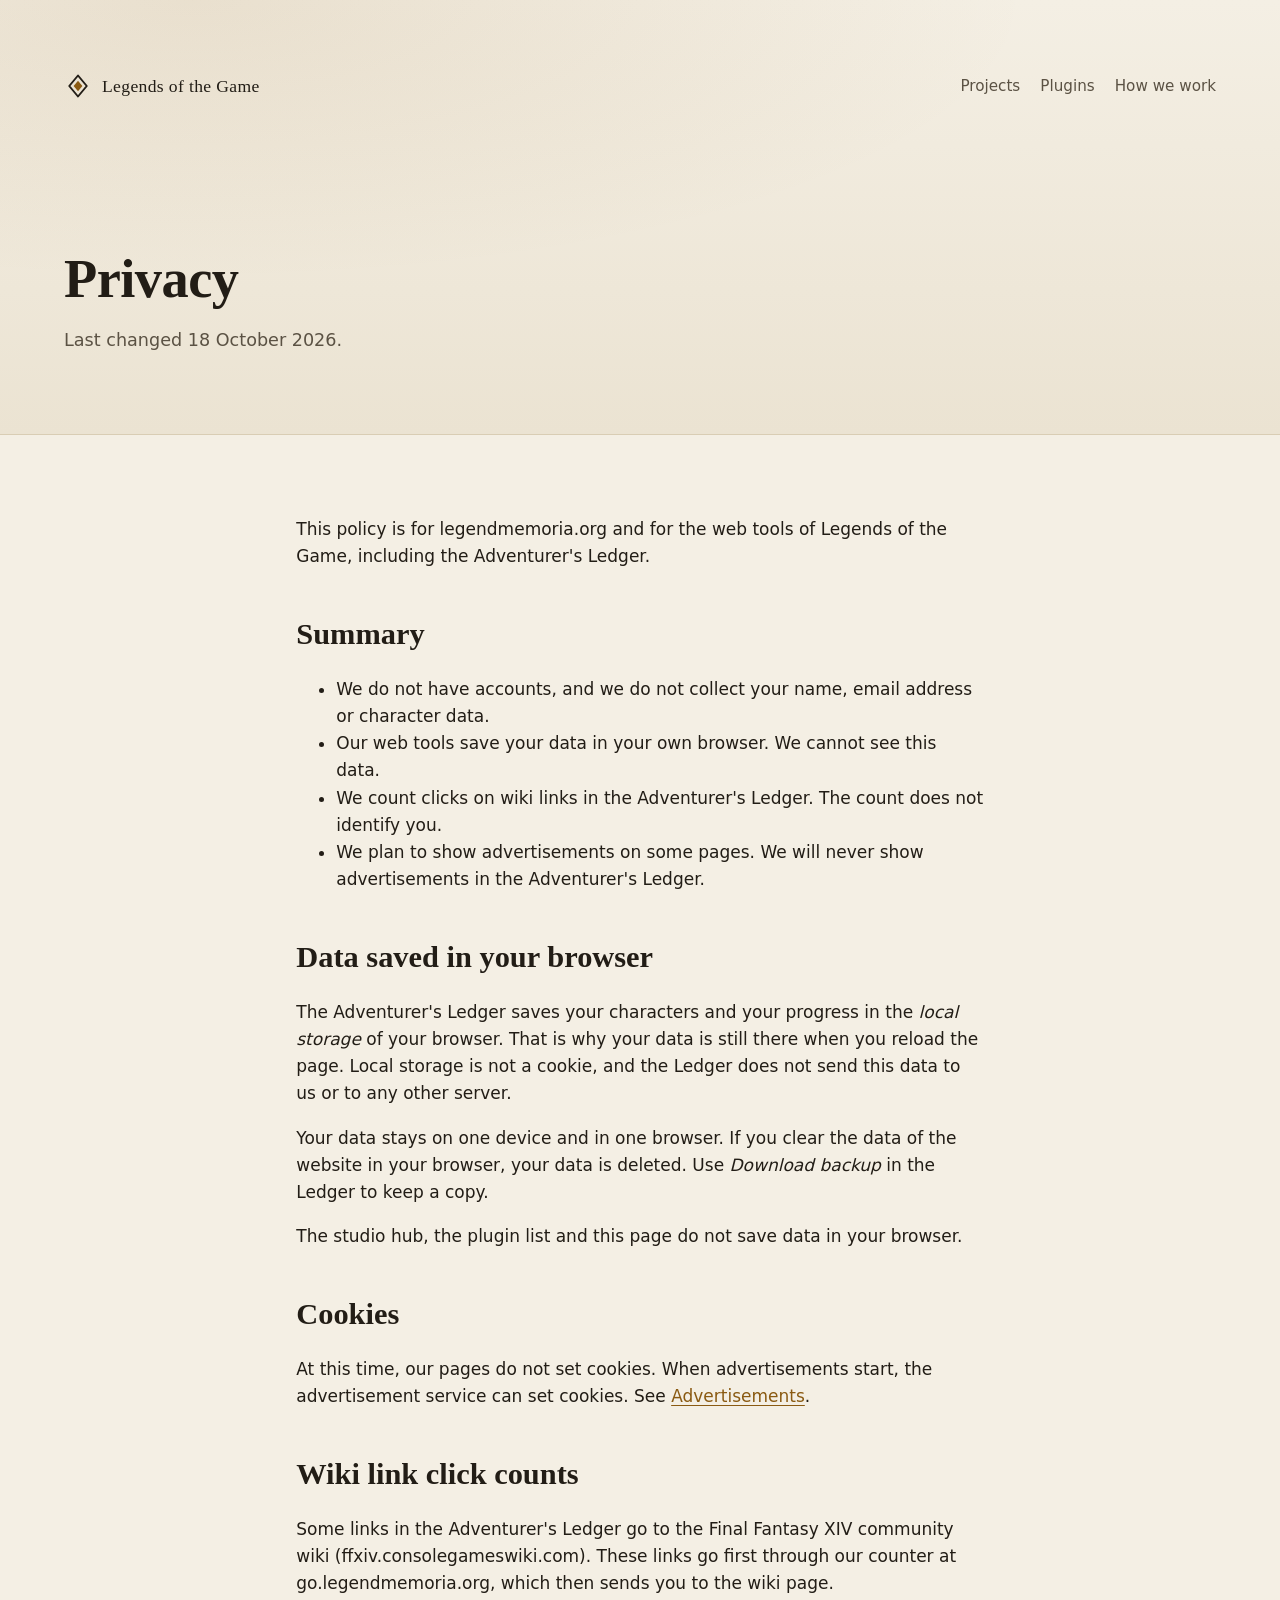
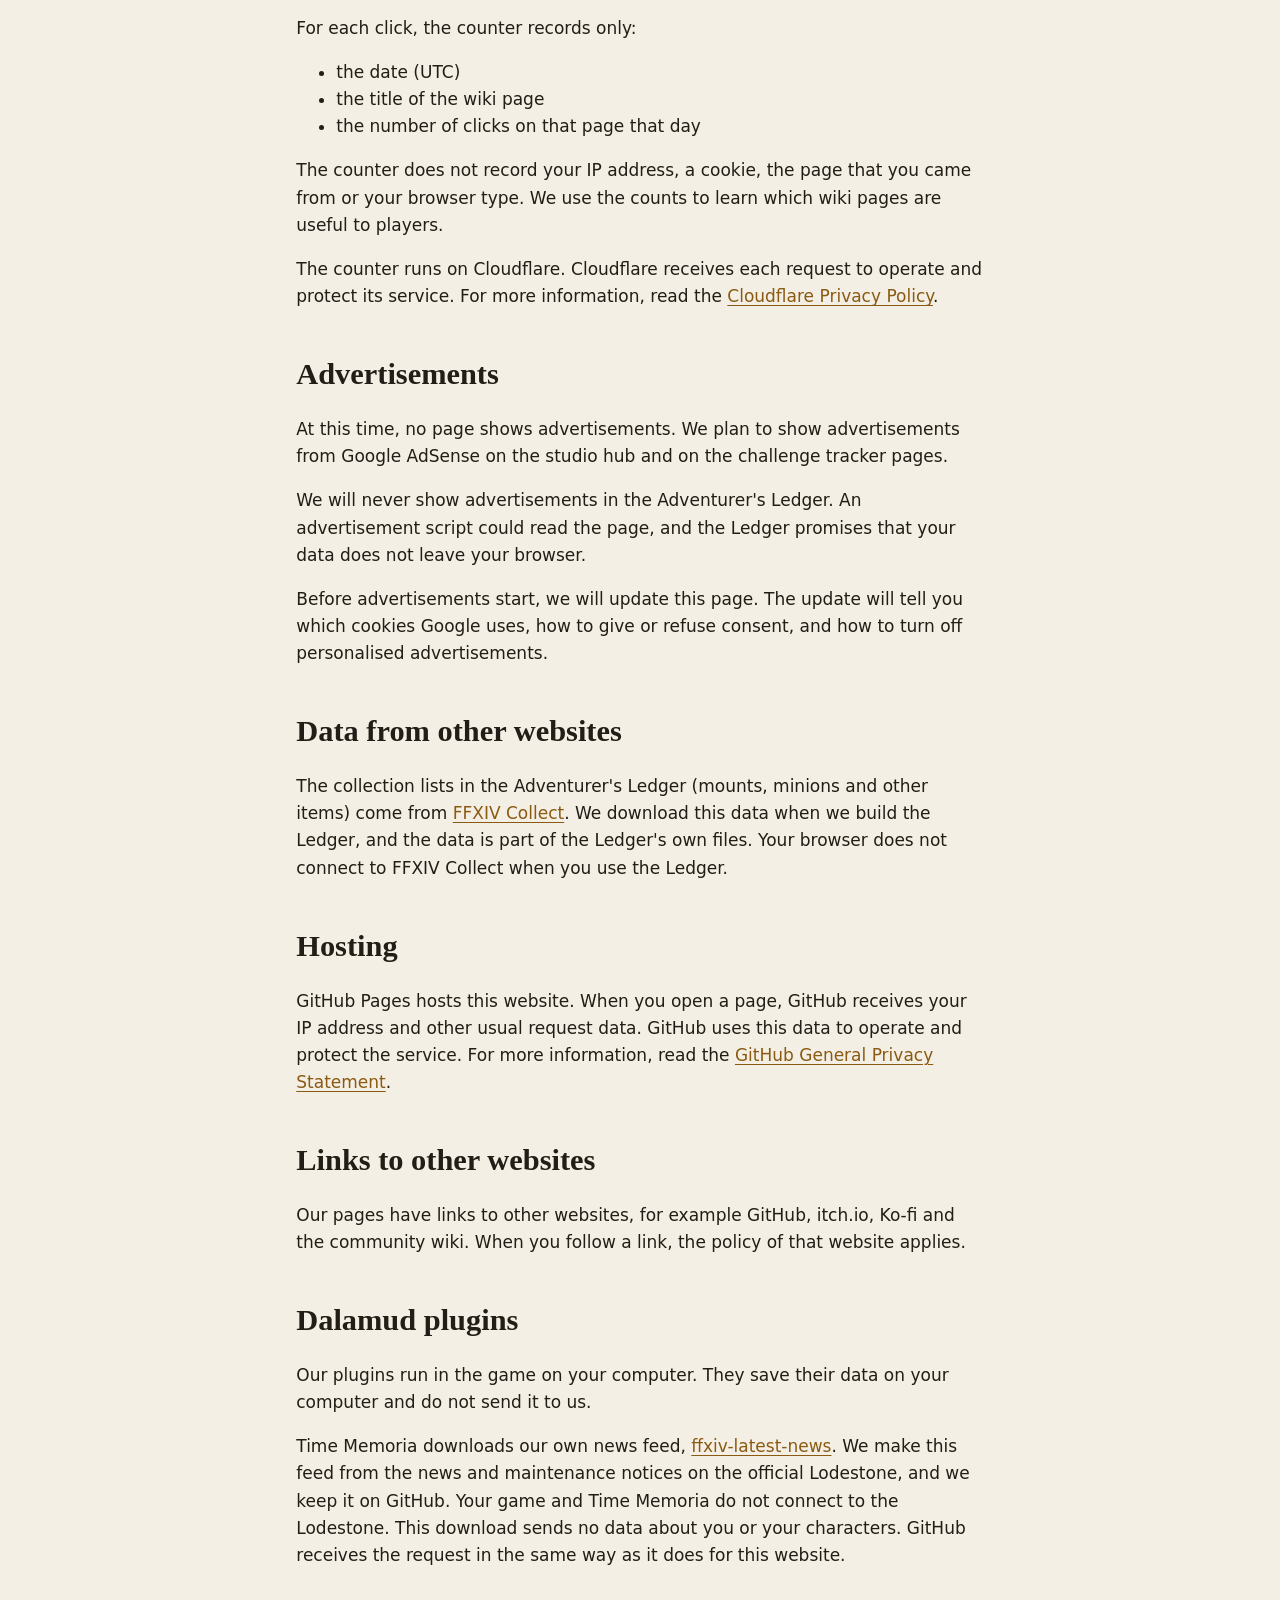
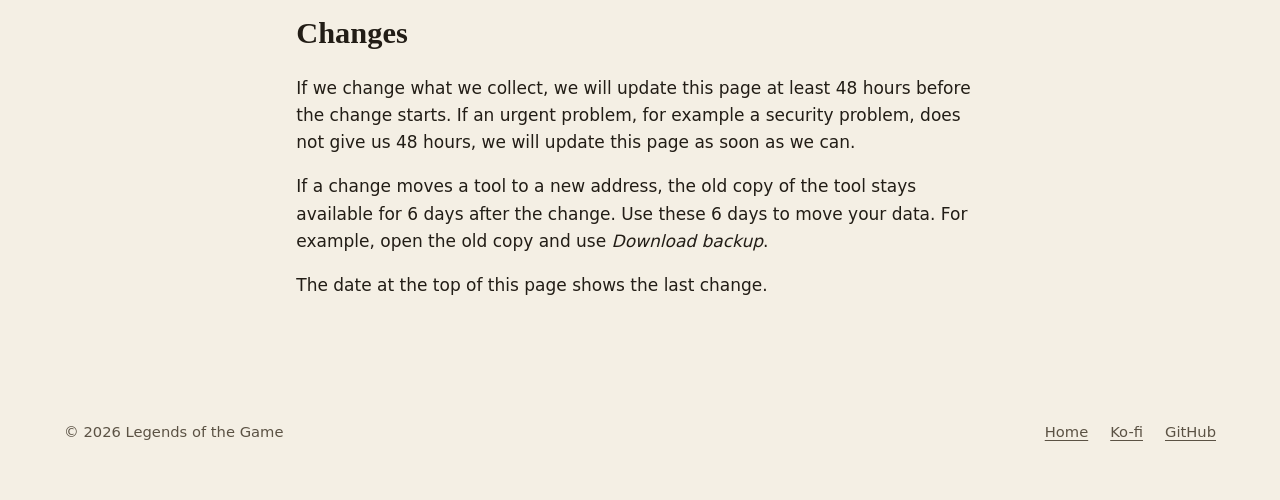
<file: privacy.html>
<!doctype html>
<html lang="en">
<head>
<meta charset="utf-8">
<meta name="viewport" content="width=device-width, initial-scale=1">
<title>Privacy · Legends of the Game</title>
<meta name="description" content="The privacy policy for legendmemoria.org and the tools of Legends of the Game.">
<link rel="canonical" href="https://legendmemoria.org/privacy.html">
<link rel="icon" href="favicon.svg" type="image/svg+xml">
<link rel="stylesheet" href="style.css">
</head>
<body>

<header class="hero">
  <div class="wrap top">
    <a class="brand" href="./">
      <svg viewBox="0 0 32 32" aria-hidden="true"><path d="M16 4 26 16 16 28 6 16Z" fill="none" stroke="currentColor" stroke-width="2.2" stroke-linejoin="round"/><path d="M16 10 21 16 16 22 11 16Z" fill="var(--accent)"/></svg>
      Legends of the Game
    </a>
    <nav aria-label="Site">
      <a href="./#projects">Projects</a>
      <a href="plugins/">Plugins</a>
      <a href="process/">How we work</a>
    </nav>
  </div>
  <div class="wrap">
    <h1 style="font-size:clamp(2.2rem,5vw,3.4rem)">Privacy</h1>
    <p class="lede">Last changed 18 October 2026.</p>
  </div>
</header>

<main>
  <section>
    <div class="wrap prose">
      <p>This policy is for legendmemoria.org and for the web tools of Legends of the Game, including the Adventurer's Ledger.</p>

      <h2 style="margin-top:40px">Summary</h2>
      <ul>
        <li>We do not have accounts, and we do not collect your name, email address or character data.</li>
        <li>Our web tools save your data in your own browser. We cannot see this data.</li>
        <li>We count clicks on wiki links in the Adventurer's Ledger. The count does not identify you.</li>
        <li>We plan to show advertisements on some pages. We will never show advertisements in the Adventurer's Ledger.</li>
      </ul>

      <h2 style="margin-top:40px">Data saved in your browser</h2>
      <p>The Adventurer's Ledger saves your characters and your progress in the <em>local storage</em> of your browser. That is why your data is still there when you reload the page. Local storage is not a cookie, and the Ledger does not send this data to us or to any other server.</p>
      <p>Your data stays on one device and in one browser. If you clear the data of the website in your browser, your data is deleted. Use <em>Download backup</em> in the Ledger to keep a copy.</p>
      <p>The studio hub, the plugin list and this page do not save data in your browser.</p>

      <h2 style="margin-top:40px">Cookies</h2>
      <p>At this time, our pages do not set cookies. When advertisements start, the advertisement service can set cookies. See <a href="#ads">Advertisements</a>.</p>

      <h2 style="margin-top:40px">Wiki link click counts</h2>
      <p>Some links in the Adventurer's Ledger go to the Final Fantasy XIV community wiki (ffxiv.consolegameswiki.com). These links go first through our counter at go.legendmemoria.org, which then sends you to the wiki page.</p>
      <p>For each click, the counter records only:</p>
      <ul>
        <li>the date (UTC)</li>
        <li>the title of the wiki page</li>
        <li>the number of clicks on that page that day</li>
      </ul>
      <p>The counter does not record your IP address, a cookie, the page that you came from or your browser type. We use the counts to learn which wiki pages are useful to players.</p>
      <p>The counter runs on Cloudflare. Cloudflare receives each request to operate and protect its service. For more information, read the <a href="https://www.cloudflare.com/privacypolicy/">Cloudflare Privacy Policy</a>.</p>

      <h2 id="ads" style="margin-top:40px">Advertisements</h2>
      <p>At this time, no page shows advertisements. We plan to show advertisements from Google AdSense on the studio hub and on the challenge tracker pages.</p>
      <p>We will never show advertisements in the Adventurer's Ledger. An advertisement script could read the page, and the Ledger promises that your data does not leave your browser.</p>
      <p>Before advertisements start, we will update this page. The update will tell you which cookies Google uses, how to give or refuse consent, and how to turn off personalised advertisements.</p>

      <h2 style="margin-top:40px">Data from other websites</h2>
      <p>The collection lists in the Adventurer's Ledger (mounts, minions and other items) come from <a href="https://ffxivcollect.com/">FFXIV Collect</a>. We download this data when we build the Ledger, and the data is part of the Ledger's own files. Your browser does not connect to FFXIV Collect when you use the Ledger.</p>

      <h2 style="margin-top:40px">Hosting</h2>
      <p>GitHub Pages hosts this website. When you open a page, GitHub receives your IP address and other usual request data. GitHub uses this data to operate and protect the service. For more information, read the <a href="https://docs.github.com/en/site-policy/privacy-policies/github-general-privacy-statement">GitHub General Privacy Statement</a>.</p>

      <h2 style="margin-top:40px">Links to other websites</h2>
      <p>Our pages have links to other websites, for example GitHub, itch.io, Ko-fi and the community wiki. When you follow a link, the policy of that website applies.</p>

      <h2 style="margin-top:40px">Dalamud plugins</h2>
      <p>Our plugins run in the game on your computer. They save their data on your computer and do not send it to us.</p>
      <p>Time Memoria downloads our own news feed, <a href="https://github.com/LegendsOfTheGame/ffxiv-latest-news">ffxiv-latest-news</a>. We make this feed from the news and maintenance notices on the official Lodestone, and we keep it on GitHub. Your game and Time Memoria do not connect to the Lodestone. This download sends no data about you or your characters. GitHub receives the request in the same way as it does for this website.</p>

      <h2 style="margin-top:40px">Changes</h2>
      <p>If we change what we collect, we will update this page at least 48 hours before the change starts. If an urgent problem, for example a security problem, does not give us 48 hours, we will update this page as soon as we can.</p>
      <p>If a change moves a tool to a new address, the old copy of the tool stays available for 6 days after the change. Use these 6 days to move your data. For example, open the old copy and use <em>Download backup</em>.</p>
      <p>The date at the top of this page shows the last change.</p>
    </div>
  </section>
</main>

<footer>
  <div class="wrap">
    <span>&copy; 2026 Legends of the Game</span>
    <nav aria-label="Footer">
      <a href="./">Home</a>
      <a href="https://ko-fi.com/legendsofthegame">Ko-fi</a>
      <a href="https://github.com/LegendsOfTheGame">GitHub</a>
    </nav>
  </div>
</footer>

</body>
</html>
</file>
<file: style.css>
/* Legends of the Game — studio hub. No external files: system fonts only, so
   the hub makes no request to any other server. */

:root {
  --bg: #f4efe4;
  --bg-deep: #ebe3d2;
  --surface: #fffaf0;
  --ink: #221d16;
  --ink-soft: #5b5244;
  --line: #d9cdb4;
  --accent: #8a5a12;
  --accent-ink: #fffaf0;
  --live: #2f6b3a;
  --soon: #7a6a50;
  --glow: rgba(138, 90, 18, 0.10);
  --radius: 10px;
  --serif: "Iowan Old Style", "Palatino Linotype", Palatino, "Book Antiqua", Georgia, serif;
  --sans: system-ui, -apple-system, "Segoe UI", Roboto, "Helvetica Neue", Arial, sans-serif;
  --mono: ui-monospace, "Cascadia Mono", Consolas, "SF Mono", Menlo, monospace;
  color-scheme: light dark;
}

@media (prefers-color-scheme: dark) {
  :root {
    --bg: #12131c;
    --bg-deep: #0c0d14;
    --surface: #1b1d29;
    --ink: #ece4d2;
    --ink-soft: #a89f8c;
    --line: #2e3142;
    --accent: #e0b25c;
    --accent-ink: #12131c;
    --live: #7fc48b;
    --soon: #a89f8c;
    --glow: rgba(224, 178, 92, 0.08);
  }
}

* { box-sizing: border-box; }

html { -webkit-text-size-adjust: 100%; }

body {
  margin: 0;
  background: var(--bg);
  color: var(--ink);
  font: 17px/1.6 var(--sans);
}

a { color: var(--accent); text-underline-offset: 3px; }
a:hover { text-decoration-thickness: 2px; }
:focus-visible { outline: 2px solid var(--accent); outline-offset: 3px; border-radius: 4px; }

.wrap { width: 100%; max-width: 1200px; margin: 0 auto; padding: 0 24px; }
.prose { max-width: 68ch; }

/* ---- Header ---- */
.top {
  display: flex; align-items: center; justify-content: space-between; gap: 16px;
  padding-top: 20px; padding-bottom: 20px;
}
.brand { display: flex; align-items: center; gap: 10px; color: var(--ink); text-decoration: none; font-family: var(--serif); font-size: 1.1rem; letter-spacing: .02em; }
.brand svg { width: 28px; height: 28px; flex: none; }
.top nav { display: flex; gap: 20px; flex-wrap: wrap; font-size: .95rem; }
.top nav a { color: var(--ink-soft); text-decoration: none; }
.top nav a:hover { color: var(--accent); }

/* ---- Hero ---- */
.hero {
  background:
    radial-gradient(1200px 400px at 15% 0%, var(--glow), transparent 70%),
    linear-gradient(var(--bg), var(--bg-deep));
  border-bottom: 1px solid var(--line);
}
.hero .wrap { padding-top: 72px; padding-bottom: 80px; }
.eyebrow { font-size: .8rem; letter-spacing: .18em; text-transform: uppercase; color: var(--ink-soft); margin: 0 0 14px; }
h1 {
  font-family: var(--serif); font-weight: 600;
  font-size: clamp(2.6rem, 7vw, 5rem); line-height: 1.02; letter-spacing: -.01em;
  margin: 0 0 18px;
}
.tagline { font-family: var(--serif); font-style: italic; font-size: clamp(1.3rem, 2.6vw, 1.75rem); color: var(--accent); margin: 0 0 22px; }
.lede { font-size: 1.1rem; color: var(--ink-soft); margin: 0; }

/* ---- Sections ---- */
section { padding: 64px 0; }
h2 { font-family: var(--serif); font-weight: 600; font-size: 1.9rem; margin: 0 0 8px; }
.section-note { color: var(--ink-soft); margin: 0 0 32px; }

/* ---- Project grid ---- */
.grid {
  display: grid; gap: 20px;
  grid-template-columns: repeat(auto-fill, minmax(320px, 1fr));
}
.card {
  display: flex; flex-direction: column;
  background: var(--surface); border: 1px solid var(--line); border-radius: var(--radius);
  padding: 24px; min-width: 0;
}
.card-head { display: flex; align-items: baseline; justify-content: space-between; gap: 12px; margin-bottom: 4px; }
.card h3 { font-family: var(--serif); font-weight: 600; font-size: 1.4rem; margin: 0; }
.kind { font-size: .82rem; color: var(--ink-soft); margin: 0 0 14px; }
.card p.desc { margin: 0 0 18px; }
.card .actions { margin-top: auto; display: flex; flex-wrap: wrap; gap: 10px 18px; align-items: center; }

.status { font-size: .72rem; letter-spacing: .12em; text-transform: uppercase; white-space: nowrap; padding: 2px 8px; border-radius: 999px; border: 1px solid currentColor; }
.status.live { color: var(--live); }
.status.soon { color: var(--soon); border-style: dashed; }

.btn {
  display: inline-block; padding: 9px 16px; border-radius: 6px;
  background: var(--accent); color: var(--accent-ink); text-decoration: none; font-weight: 600; font-size: .95rem;
}
.btn:hover { filter: brightness(1.08); }
.card.is-soon { background: transparent; border-style: dashed; }
.card.is-soon .soon-note { color: var(--ink-soft); font-size: .92rem; }

.repo-url {
  display: block; width: 100%; margin: 0 0 6px;
  font: .8rem/1.45 var(--mono); color: var(--ink);
  background: var(--bg); border: 1px solid var(--line); border-radius: 6px;
  padding: 8px 10px; overflow-wrap: anywhere; user-select: all;
}
.hint { font-size: .82rem; color: var(--ink-soft); margin: 0 0 16px; }

ul.sub { margin: 0 0 18px; padding-left: 20px; }

/* ---- Plugin list ---- */
.howto { background: var(--surface); border: 1px solid var(--line); border-radius: var(--radius); padding: 14px 20px; margin-bottom: 28px; }
.howto summary { cursor: pointer; font-weight: 600; }
.howto ol { margin: 14px 0 10px; padding-left: 22px; }
.howto li { margin-bottom: 6px; }
.howto .hint { margin: 0 0 4px; }
code { font-family: var(--mono); font-size: .88em; }
.all-repo { border: 1px solid var(--accent); border-radius: var(--radius); padding: 22px 24px; margin-bottom: 28px; background: var(--surface); }
.all-repo h2 { font-size: 1.5rem; margin: 0 0 6px; }
.all-repo > p { margin: 0 0 14px; max-width: 80ch; }
.all-repo .hint { margin: 12px 0 0; }
.count { color: var(--ink-soft); font-size: .9rem; margin: 0 0 12px; }
.plugin-list { list-style: none; margin: 0; padding: 0; border-top: 1px solid var(--line); }
.plugin { display: flex; gap: 20px; padding: 24px 0; border-bottom: 1px solid var(--line); }
.plugin img, .plugin-icon-blank { width: 64px; height: 64px; border-radius: 12px; flex: none; }
.plugin-icon-blank { border: 1px dashed var(--line); }
.plugin-body { flex: 1; min-width: 0; }
.plugin-head { display: flex; flex-wrap: wrap; align-items: baseline; gap: 6px 12px; }
.plugin h2 { font-size: 1.4rem; margin: 0; }
.ver { font: .82rem var(--mono); color: var(--ink-soft); }
.plugin-head .status { margin-left: auto; }
.punch { font-family: var(--serif); font-style: italic; color: var(--accent); margin: 2px 0 8px; }
.plugin .desc { margin: 0 0 10px; max-width: 80ch; }
.tags { display: flex; flex-wrap: wrap; gap: 6px; margin: 0 0 14px; }
.tags span { font-size: .75rem; padding: 1px 8px; border-radius: 999px; background: var(--bg-deep); color: var(--ink-soft); }
.repo-row { display: flex; gap: 8px; align-items: stretch; max-width: 820px; }
.repo-row .repo-url { margin: 0; flex: 1; }
.copy { font: 600 .85rem var(--sans); padding: 0 14px; border-radius: 6px; border: 1px solid var(--accent); background: transparent; color: var(--accent); cursor: pointer; }
.copy:hover { background: var(--accent); color: var(--accent-ink); }
.links { margin: 10px 0 0; font-size: .92rem; }
.plugin.is-soon .soon-note { color: var(--ink-soft); }
.top nav a[aria-current="page"] { color: var(--accent); }

/* ---- Process page ---- */
.steps { list-style: none; counter-reset: step; margin: 0; padding: 0; display: grid; gap: 20px; grid-template-columns: repeat(auto-fill, minmax(260px, 1fr)); }
.steps li { counter-increment: step; background: var(--surface); border: 1px solid var(--line); border-radius: var(--radius); padding: 22px; }
.steps li::before { content: counter(step); display: block; font: 600 1.8rem var(--serif); color: var(--accent); margin-bottom: 6px; }
.steps h3 { font-family: var(--serif); font-weight: 600; font-size: 1.2rem; margin: 0 0 6px; }
.steps p { margin: 0; color: var(--ink-soft); }
.rules { padding-left: 20px; }
.rules li { margin-bottom: 8px; }
.toolbox { margin: 16px 0 0; display: grid; grid-template-columns: max-content minmax(0, 1fr); gap: 10px 20px; }
.toolbox dt { font-weight: 600; }
.toolbox dd { margin: 0; color: var(--ink-soft); }

/* ---- About ---- */
.about { background: var(--bg-deep); border-top: 1px solid var(--line); border-bottom: 1px solid var(--line); }
.about-cols { display: grid; gap: 48px; grid-template-columns: minmax(0, 3fr) minmax(0, 2fr); }
.about h3 { font-family: var(--serif); font-weight: 600; font-size: 1.2rem; margin: 0 0 6px; }
.principles { list-style: none; padding: 0; margin: 0; display: grid; gap: 18px; }
.principles p { margin: 0; color: var(--ink-soft); }

/* Ad slot. One fixed unit below the content, height reserved before it loads
   so nothing on the page moves. Not in use yet: see README. */
.ad-slot { min-height: 280px; margin: 0 auto; }

/* ---- Footer ---- */
footer { padding: 40px 0 56px; color: var(--ink-soft); font-size: .92rem; }
footer .wrap { display: flex; flex-wrap: wrap; justify-content: space-between; gap: 16px 32px; }
footer nav { display: flex; flex-wrap: wrap; gap: 8px 22px; }
footer a { color: var(--ink-soft); }
footer a:hover { color: var(--accent); }

@media (max-width: 760px) {
  .wrap { padding: 0 16px; }
  .top { flex-direction: column; align-items: flex-start; }
  .hero .wrap { padding-top: 40px; padding-bottom: 48px; }
  section { padding: 44px 0; }
  .grid { grid-template-columns: minmax(0, 1fr); }
  .about-cols { grid-template-columns: minmax(0, 1fr); gap: 32px; }
}
</file>
<file: lunar/style.css>
:root{
  --ink:#12151d;
  --panel:#1a2029;
  --panel2:#20283382;
  --line:#2d3646;
  --line-soft:#232b38;
  --text:#e8e3d3;
  --text-dim:#8d94a3;
  --text-faint:#5c6474;
  --gold:#c9a668;
  --gold-dim:#8a7346;
  --teal:#4fb3a0;
  --teal-dim:#356e63;
  --rose:#c07a7a;
  --sage:#8fb583;
  --font-display:Georgia,'Times New Roman',serif;
  --font-body:-apple-system,BlinkMacSystemFont,'Segoe UI',sans-serif;
  --font-mono:ui-monospace,'SF Mono',Consolas,'Courier New',monospace;
}
*{box-sizing:border-box}
body{
  margin:0;
  background:var(--ink);
  color:var(--text);
  font-family:var(--font-body);
  padding:0 20px 60px;
  /* Layout D (Haven, 10 Nov 2026): drawn at 100%, as the redesign mockup is. The
     earlier zoom:1.3 (for 1080p monitors) is gone; a player who wants it bigger
     uses the browser's own zoom. Keep --zoom below equal to this. Base text is
     14px with 1.5 line height, also as in the mockup. */
  zoom:1;
  font-size:14px;line-height:1.5;
}
/* Wide enough to use a desktop monitor, capped so prose in the instructions and
   notes does not run to an unreadable line length. Grouping sections into tabs
   made the page shorter, which turned the old 920px cap from focus into
   obvious empty space either side. */
.wrap{max-width:1360px;margin:0 auto}
.ocean-bar{
  position:sticky;top:0;z-index:30;
  background:var(--panel);border:1px solid var(--line);border-radius:0 0 8px 8px;
  padding:9px 16px;margin:0 0 18px;
  display:flex;align-items:center;justify-content:center;gap:10px;flex-wrap:wrap;
  font-size:12.5px;box-shadow:0 4px 12px rgba(0,0,0,0.35);
}
.ocean-bar .oc-label{color:var(--text-faint);text-transform:uppercase;letter-spacing:0.6px;font-size:11px}
.ocean-bar .oc-time{font-family:var(--font-mono);font-size:14px;color:var(--text)}
.ocean-bar .oc-npc{color:var(--text-faint);font-size:11px}
.ocean-bar.registering{border-color:var(--sage)}
.ocean-bar.registering .oc-time{color:var(--sage)}
.ocean-bar.registering .oc-label{color:var(--sage)}
.oc-mute{background:transparent;border:none;color:var(--gold);cursor:pointer;font-size:13px;line-height:1;padding:0;margin-left:2px}
.oc-mute:hover{color:var(--text)}
.oc-mute.muted{color:var(--text-faint);opacity:0.55}
.oc-mute.muted:hover{color:var(--text-dim);opacity:1}
.masthead{
  text-align:center;
  margin-bottom:20px;
  padding:20px 0 20px;
  border-bottom:1px solid var(--line);
}
.masthead h1{
  font-family:var(--font-display);
  font-weight:400;
  font-size:30px;
  letter-spacing:0.5px;
  margin:0 0 4px;
  color:var(--gold);
}
.masthead p{
  margin:0;
  font-size:13px;
  color:var(--text-faint);
  letter-spacing:1.5px;
  text-transform:uppercase;
}
.masthead .fc-link{
  margin-top:10px;font-size:11px;color:var(--text-faint);text-transform:none;letter-spacing:0.3px;
}
.masthead .fc-link button{
  background:transparent;border:1px solid var(--line-soft);color:var(--text-dim);
  font-size:11px;padding:3px 10px;border-radius:4px;cursor:pointer;margin-left:6px;font-family:var(--font-body);
}
.masthead .fc-link button:hover{border-color:var(--gold);color:var(--text)}
.switcher{
  display:flex;
  gap:10px;
  margin-bottom:24px;
  flex-wrap:wrap;
}
.switch-btn{
  flex:1;min-width:150px;
  background:var(--panel);
  border:1px solid var(--line);
  border-radius:6px;
  padding:12px 14px;
  cursor:pointer;
  display:flex;
  align-items:center;
  gap:10px;
  transition:border-color .15s;
  position:relative;
}
.switch-btn:hover{border-color:var(--line-soft)}
.switch-btn.active{border-color:var(--accent,var(--gold))}
.seal{
  width:34px;height:34px;border-radius:50%;
  border:1.5px solid var(--accent,var(--gold));
  display:flex;align-items:center;justify-content:center;
  font-family:var(--font-display);font-size:15px;color:var(--accent,var(--gold));
  flex-shrink:0;
}
.switch-label{text-align:left;overflow:hidden}
.switch-label .name{font-family:var(--font-display);font-size:15px;display:block;color:var(--text);white-space:nowrap;overflow:hidden;text-overflow:ellipsis}
.switch-label .role{font-size:10px;color:var(--text-faint);text-transform:uppercase;letter-spacing:0.8px}
.add-char-btn{
  flex:1;min-width:150px;
  background:transparent;border:1px dashed var(--line);color:var(--text-dim);
  border-radius:6px;padding:12px 14px;cursor:pointer;font-size:13px;
  display:flex;align-items:center;justify-content:center;font-family:var(--font-body);
}
.add-char-btn:hover{border-color:var(--gold);color:var(--text)}
.add-char-btn:disabled{opacity:0.4;cursor:default}
.add-char-btn:disabled:hover{border-color:var(--line);color:var(--text-dim)}
.cap-note{font-size:11px;color:var(--text-faint);text-align:center;margin:-14px 0 20px}
.page{display:none}
.page.active{display:block}
.char-header{display:flex;align-items:center;justify-content:space-between;gap:12px;margin-bottom:16px;flex-wrap:wrap}
.char-name-group{display:flex;align-items:center;gap:12px}
.char-name-input{
  background:transparent;border:none;border-bottom:1px solid var(--line-soft);
  color:var(--accent,var(--gold));font-family:var(--font-display);font-size:22px;
  padding:2px 2px 4px;max-width:320px;
}
.char-name-input:focus{outline:none;border-color:var(--accent,var(--gold))}
.remove-char-btn{
  background:transparent;border:1px solid var(--line-soft);color:var(--text-faint);
  font-size:11px;padding:5px 12px;border-radius:4px;cursor:pointer;font-family:var(--font-body);
}
.remove-char-btn:hover{border-color:var(--rose);color:var(--rose)}
.server-picker{display:flex;align-items:center;gap:8px;flex-wrap:wrap;margin-bottom:16px}
.server-picker .sp-label{font-size:11px;color:var(--text-faint);text-transform:uppercase;letter-spacing:0.6px;margin-right:2px}
.server-picker select{
  background:var(--ink);border:1px solid var(--line-soft);color:var(--text);
  border-radius:4px;padding:5px 8px;font-family:var(--font-body);font-size:12.5px;max-width:170px;
}
.server-picker select:focus{outline:none;border-color:var(--accent,var(--gold))}
.server-picker select:disabled{color:var(--text-faint);cursor:not-allowed}
.server-picker .sp-sep{color:var(--text-faint);font-size:12px}
.section{
  background:var(--panel);
  border:1px solid var(--line);
  border-radius:8px;
  padding:20px 22px;
  margin-bottom:16px;
}
.section h2{
  font-family:var(--font-display);
  font-weight:400;
  font-size:17px;
  margin:0 0 16px;
  color:var(--accent,var(--gold));
  display:flex;
  align-items:center;
  justify-content:space-between;
}
.hint{font-size:11px;color:var(--text-faint);font-weight:400;letter-spacing:0.3px}
.hint a{color:inherit;text-decoration:underline dotted;text-underline-offset:2px}
.hint a:hover{color:var(--text-dim)}
.hint-group{display:flex;align-items:center;gap:10px}
/* Vue's mount point for the hint and its switch: keeps both as flex items of .hint-group. */
.plugin-mode{display:contents}
.edit-btn{
  background:transparent;border:1px solid var(--line-soft);color:var(--text-dim);
  font-size:10.5px;padding:3px 10px;border-radius:4px;cursor:pointer;
  letter-spacing:0.3px;text-transform:uppercase;font-family:var(--font-body);
}
.edit-btn:hover{border-color:var(--accent,var(--gold));color:var(--text)}
.edit-btn.active{border-color:var(--accent,var(--gold));color:var(--accent,var(--gold))}
.total-input{width:70px;text-align:right;display:inline-block}
.playtime-input{width:46px;text-align:right;display:inline-block}
.custom-list{display:flex;flex-direction:column;gap:12px}
.custom-item{border-bottom:1px solid var(--line-soft);padding-bottom:10px}
.custom-item:last-child{border-bottom:none;padding-bottom:0}
.custom-row{
  display:grid;grid-template-columns:1.5fr 0.7fr auto 0.7fr 0.55fr 28px;
  gap:8px;align-items:center;
}
.custom-row .slash{color:var(--text-faint);font-family:var(--font-mono);font-size:12px}
.custom-row .pct{font-family:var(--font-mono);font-size:12px;color:var(--text-dim);text-align:right}
.remove-btn{
  background:transparent;border:1px solid var(--line-soft);color:var(--text-faint);
  width:24px;height:24px;border-radius:4px;cursor:pointer;font-size:15px;line-height:1;
  padding:0;font-family:var(--font-body);
}
.remove-btn:hover{border-color:var(--rose);color:var(--rose)}
.add-btn{
  background:transparent;border:1px dashed var(--line);color:var(--text-dim);
  padding:9px 14px;border-radius:5px;cursor:pointer;font-size:12px;width:100%;
  margin-top:14px;font-family:var(--font-body);letter-spacing:0.3px;
}
.add-btn:hover{border-color:var(--accent,var(--gold));color:var(--text)}
.empty-hint{font-size:12px;color:var(--text-faint);font-style:italic}
.check-note{margin-top:14px;font-size:11.5px;font-family:var(--font-mono);line-height:1.5}
.check-note.ok{color:var(--text-faint)}
.check-note.warn{color:var(--rose)}
.backup-bar{display:flex;gap:8px;justify-content:center;margin-top:22px;flex-wrap:wrap}
.routine-list{display:flex;flex-direction:column}
.routine-section{margin-bottom:16px}
.routine-section:last-child{margin-bottom:0}
.routine-section .subhead{margin-bottom:6px}
.routine-subgroup{margin:0 0 10px 4px}
.routine-subgroup:last-child{margin-bottom:0}
.routine-subhead{font-size:11px;color:var(--text-faint);letter-spacing:0.3px;margin:0 0 4px;opacity:0.85}
.routine-item{
  display:grid;grid-template-columns:20px 1.3fr 1fr 56px 84px 28px 28px;
  gap:10px;align-items:center;padding:8px 0;border-bottom:1px solid var(--line-soft);
}
.routine-item:last-child{border-bottom:none}
.routine-item.done .routine-label{color:var(--text-faint);text-decoration:line-through}
.routine-optional{font-size:13px;color:var(--text-dim);font-style:italic}
.routine-item input[type=checkbox]{width:16px;height:16px;accent-color:var(--accent,var(--gold));cursor:pointer}
.routine-item select{
  width:100%;background:var(--ink);border:1px solid var(--line-soft);color:var(--text-dim);
  border-radius:4px;padding:5px 6px;font-family:var(--font-body);font-size:11.5px;
}
.routine-item select:focus{outline:none;border-color:var(--accent,var(--gold))}
.routine-req{width:100%;text-align:center;font-size:11.5px!important;padding:5px 4px!important}
.routine-due{font-family:var(--font-mono);font-size:11px;color:var(--text-faint);text-align:right;white-space:nowrap}
.patch-box{display:flex;align-items:center;gap:6px;font-size:11px;color:var(--text-faint);
  text-transform:uppercase;letter-spacing:0.5px}
.patch-input{
  width:58px!important;background:var(--ink);border:1px solid var(--line-soft);color:var(--text);
  border-radius:4px;padding:3px 6px;font-family:var(--font-mono);font-size:12px;text-align:center;
}
.patch-input:focus{outline:none;border-color:var(--accent,var(--gold))}
.gated-note{
  margin-top:12px;font-size:11.5px;color:var(--text-faint);
  display:flex;align-items:center;gap:8px;flex-wrap:wrap;
}
.link-btn{
  background:transparent;border:none;color:var(--text-dim);cursor:pointer;
  font-size:11.5px;text-decoration:underline;padding:0;font-family:var(--font-body);
}
.link-btn:hover{color:var(--text)}
.routine-item.gated{opacity:0.45}
.routine-item.user-hidden{opacity:0.45}
.hide-btn{
  background:transparent;border:1px solid var(--line-soft);color:var(--text-faint);
  width:24px;height:24px;border-radius:4px;cursor:pointer;font-size:12px;line-height:1;
  padding:0;font-family:var(--font-body);
}
.hide-btn:hover{border-color:var(--accent,var(--gold));color:var(--text)}
.hide-btn.is-hidden{border-color:var(--accent,var(--gold));color:var(--accent,var(--gold))}
.hidden-note{
  margin-top:8px;font-size:11.5px;color:var(--text-faint);
  display:flex;align-items:center;gap:8px;flex-wrap:wrap;
}
.dash-grid{
  display:grid;
  grid-template-columns:repeat(auto-fit,minmax(150px,1fr));
  gap:12px;
}
.metric{
  background:var(--ink);
  border:1px solid var(--line-soft);
  border-radius:6px;
  padding:12px 14px;
}
.metric .label{font-size:11px;color:var(--text-faint);text-transform:uppercase;letter-spacing:0.8px;margin-bottom:6px}
.metric .value{font-family:var(--font-mono);font-size:20px;color:var(--text)}
.metric .value small{font-size:12px;color:var(--text-dim);font-weight:400}
.bar-track{
  height:6px;background:var(--line-soft);border-radius:3px;margin-top:8px;overflow:hidden;
}
.bar-fill{height:100%;background:var(--accent,var(--gold));border-radius:3px;transition:width .3s}
.metric.done{border-color:var(--sage)}
.metric.done .value{color:var(--sage)}
table{width:100%;border-collapse:collapse;font-size:13px}
th{
  text-align:left;color:var(--text-faint);font-weight:400;font-size:11px;
  text-transform:uppercase;letter-spacing:0.5px;padding:6px 8px;border-bottom:1px solid var(--line);
}
td{padding:6px 8px;border-bottom:1px solid var(--line-soft)}
tr:last-child td{border-bottom:none}
input[type=number],input[type=text]{
  width:100%;background:var(--ink);border:1px solid var(--line-soft);
  color:var(--text);border-radius:4px;padding:6px 8px;font-family:var(--font-mono);
  font-size:13px;
}
input[type=number]:focus,input[type=text]:focus{outline:none;border-color:var(--accent,var(--gold))}
.cap{color:var(--text-faint);font-family:var(--font-mono);font-size:12px;white-space:nowrap}
.job-cell{display:flex;align-items:center;gap:8px}
.job-name{width:100%}
.at-cap{color:var(--sage);font-size:11px;white-space:nowrap}
/* Age of a collectable count read from the plugin. Deliberately quiet: it qualifies
   the number beside it rather than competing with it. */
.asof{color:var(--text-faint);font-size:10.5px;white-space:nowrap;font-family:var(--font-mono)}
.trade-pct{font-family:var(--font-mono);font-size:11.5px;white-space:nowrap;margin-left:auto;padding-right:10px}
.trade-overall{border-top:1px solid var(--line-soft);margin-top:6px;padding-top:8px;font-weight:600}
.trade-overall .trade-pct{font-size:13px;color:var(--accent,var(--gold))}
.next-up{font-size:10px;white-space:nowrap;padding:2px 7px;border-radius:9px;border:1px solid currentColor;letter-spacing:0.3px;color:var(--accent,var(--gold))}
.jq-toggle{
  background:transparent;border:1px solid var(--line-soft);border-radius:4px;cursor:pointer;
  font-size:10.5px;padding:3px 8px;font-family:var(--font-mono);white-space:nowrap;
}
.jq-toggle.warn{border-color:var(--rose);color:var(--rose)}
.jq-toggle.ok{border-color:var(--sage);color:var(--sage)}
.jq-toggle.neutral{border-color:var(--line-soft);color:var(--text-faint)}
.jq-panel-row td{padding:0;border-bottom:1px solid var(--line-soft)}
.jq-panel{background:var(--ink);padding:10px 14px;display:flex;flex-direction:column;gap:2px}
.jq-item{display:flex;align-items:center;gap:10px;padding:4px 0;font-size:12px}
.jq-item input[type=checkbox]{width:14px;height:14px;accent-color:var(--sage);cursor:pointer;flex-shrink:0}
.jq-item .jq-level{color:var(--text-faint);font-family:var(--font-mono);font-size:11px;width:38px;flex-shrink:0}
.jq-item .jq-name{color:var(--text-dim)}
.jq-item.missed .jq-name{color:var(--rose)}
.jq-item.missed .jq-level{color:var(--rose)}
.jq-item.future{opacity:0.4}
.jq-item .jq-flag{font-size:10px;color:var(--rose);text-transform:uppercase;letter-spacing:0.4px;margin-left:auto}
.jq-item .jq-shared-tag{font-size:9px;color:var(--text-faint);border:1px solid var(--line-soft);border-radius:8px;padding:1px 6px;text-transform:uppercase;letter-spacing:0.3px}
.jq-item.missed .jq-shared-tag{border-color:var(--rose);color:var(--rose)}
.role-tag{font-size:10px;text-transform:uppercase;letter-spacing:0.5px;color:var(--text-faint);width:70px;flex-shrink:0}
.quest-grid{display:grid;grid-template-columns:1.4fr 0.9fr 0.7fr 0.8fr;gap:8px;align-items:center;font-size:13px}
.quest-grid .h{color:var(--text-faint);font-size:11px;text-transform:uppercase;letter-spacing:0.5px;padding-bottom:6px;border-bottom:1px solid var(--line)}
.quest-grid > div{padding:5px 0}
.check-row{display:flex;align-items:center;justify-content:space-between;padding:8px 0;border-bottom:1px solid var(--line-soft)}
.check-row:last-child{border-bottom:none}
.check-row label{display:flex;align-items:center;gap:10px;font-size:13px;cursor:pointer;width:100%}
.check-row input[type=checkbox]{width:16px;height:16px;accent-color:var(--accent,var(--gold))}
.check-row .qname{color:var(--text-dim);font-size:12px}
.stamp{
  font-size:10px;padding:2px 8px;border-radius:10px;letter-spacing:0.5px;text-transform:uppercase;
  border:1px solid var(--sage);color:var(--sage);
}
.stamp.pending{border-color:var(--text-faint);color:var(--text-faint)}
.note-area{
  width:100%;min-height:70px;background:var(--ink);border:1px solid var(--line-soft);
  border-left:2px solid var(--accent,var(--gold));border-radius:0 4px 4px 0;
  padding:10px 14px;font-size:12.5px;color:var(--text-dim);line-height:1.6;
  font-family:var(--font-body);resize:vertical;
}
.note-area:focus{outline:none;border-color:var(--accent,var(--gold))}
.two-col{display:grid;grid-template-columns:1fr 1fr;gap:20px}
.subhead{font-size:12px;text-transform:uppercase;letter-spacing:0.6px;color:var(--text-faint);margin:0 0 10px}
/* Only for headings that carry a control. A bare .link-btn against an uppercase heading
   disappears into it — same size, same weight, no gap — so the switch needs a border, a
   shape and space of its own before it reads as something you can press. Opt-in modifier,
   because .subhead is used all over (societies, job groups) and none of those want flex. */
.subhead.with-toggle{display:flex;align-items:center;gap:10px}
.section-toggle{
  margin-left:auto;background:transparent;border:1px solid var(--line-soft);
  color:var(--text-dim);cursor:pointer;font-size:11px;letter-spacing:0.4px;
  padding:3px 11px;border-radius:999px;font-family:var(--font-body);text-transform:none;
}
.section-toggle:hover{border-color:var(--accent,var(--gold));color:var(--text)}
.section-toggle.is-off{color:var(--text-faint);border-style:dashed}
.society-group{margin-bottom:18px}
.society-group:last-child{margin-bottom:0}
/* Three short columns do not need a 1360px row. Left to fill the container the
   name ends up an inch from its own numbers, and the eye has to travel to pair
   them up — the failure the wide layout was supposed to avoid, not cause. */
/* Expansions side by side once there is room for two, since the rows are capped
   and would otherwise leave half the section empty. Six expansions stacked in one
   column is a lot of scrolling for a page whose point is seeing things at once. */
@media (min-width:1100px){
  .society-columns{display:grid;grid-template-columns:1fr 1fr;gap:0 32px;align-items:start}

  /* Two columns fill left-to-right, so items 1 and 2 are the top row and want no
     rule above them. Everything from the third on begins a new row and does.
     Adjacency would be wrong here — it would draw a line above whatever sits at
     the top of the second column. */
  .society-columns .society-exp + .society-exp{border-top:none;margin-top:0;padding-top:0}
  .society-columns .society-exp:nth-child(n+3){
    border-top:1px solid var(--accent,var(--gold));
    margin-top:20px;padding-top:16px;
  }
}
.society-exp{break-inside:avoid}

/* Combat jobs by role, laid out the way the game's own job panel is. Same rules
   as the societies above: blocks side by side once there is room, a rule between
   rows rather than between columns. */
@media (min-width:1100px){
  .job-columns{display:grid;grid-template-columns:1fr 1fr;gap:0 32px;align-items:start}
  .job-columns .job-role + .job-role{border-top:none;margin-top:0;padding-top:0}
  .job-columns .job-role:nth-child(n+3){
    border-top:1px solid var(--accent,var(--gold));
    margin-top:20px;padding-top:16px;
  }
}
.job-role + .job-role{
  border-top:1px solid var(--accent,var(--gold));
  margin-top:20px;padding-top:16px;
}
.job-columns{margin-bottom:20px}

/* Stacked in one column, every block after the first starts a new section. */
.society-exp + .society-exp{
  border-top:1px solid var(--accent,var(--gold));
  margin-top:20px;padding-top:16px;
}
.society-group{max-width:660px}
.society-item{
  display:grid;grid-template-columns:1fr 150px 64px 56px;gap:10px;align-items:center;
  padding:6px 8px;font-size:13px;border-radius:3px;
}
/* Striping rather than rules between rows: with the row this short, alternating
   bands tie a name to its numbers better than a line underneath both. */
.society-item:nth-child(even){background:var(--panel2)}
.society-name{color:var(--text-dim)}
.society-item select{
  background:var(--ink);border:1px solid var(--line-soft);color:var(--text);
  border-radius:4px;padding:5px 6px;font-family:var(--font-body);font-size:12px;
}
.society-item select:focus{outline:none;border-color:var(--accent,var(--gold))}
.society-quota{color:var(--text-faint);font-family:var(--font-mono);font-size:12px}
/* Read-only equivalents of the rank select and points input, for characters whose
   figures come from the plugin. Sized and aligned to match so switching between the
   two modes does not shift the row. */
.society-rank{color:var(--text);font-size:12px}
.society-points{color:var(--text);font-family:var(--font-mono);font-size:12px;text-align:right}
.society-capped{
  grid-column:3 / span 2;color:var(--text-faint);font-size:11px;font-style:italic;
}
@media (max-width:600px){
  .society-item{grid-template-columns:1fr 130px 50px 44px;gap:6px;font-size:12px}
}

/* ---------- elite marks ---------- */
/* Same two-up rule as societies and jobs above: blocks side by side once there is
   room, a rule between rows rather than between columns. */
@media (min-width:1100px){
  .hunt-columns{display:grid;grid-template-columns:1fr 1fr;gap:0 32px;align-items:start}
  .hunt-columns .hunt-exp + .hunt-exp{border-top:none;margin-top:0;padding-top:0}
  .hunt-columns .hunt-exp:nth-child(n+3){
    border-top:1px solid var(--accent,var(--gold));
    margin-top:20px;padding-top:16px;
  }
}
.hunt-exp{break-inside:avoid}

/* ---------- cosmic tools ---------- */
/* One block per class. Same two-up rule as the sections above. */
@media (min-width:1100px){
  .cosmic-columns{display:grid;grid-template-columns:1fr 1fr;gap:0 32px;align-items:start}
  .cosmic-columns .cosmic-class + .cosmic-class{border-top:none;margin-top:0;padding-top:0}
  .cosmic-columns .cosmic-class:nth-child(n+3){
    border-top:1px solid var(--accent,var(--gold));
    margin-top:20px;padding-top:16px;
  }
}
.cosmic-columns{margin-top:14px}
.cosmic-class{break-inside:avoid}
.cosmic-class + .cosmic-class{
  border-top:1px solid var(--accent,var(--gold));
  margin-top:20px;padding-top:16px;
}
.cosmic-stage{font-size:14px;color:var(--text);margin-bottom:2px}
.cosmic-next{font-size:12px;margin-bottom:10px}
.cosmic-class .faint{color:var(--text-faint);font-size:12px}
.cosmic-grid{max-width:660px}
.cosmic-row{
  display:grid;grid-template-columns:70px repeat(4,1fr);gap:10px;align-items:center;
  padding:5px 8px;font-size:13px;border-radius:3px;
}
.cosmic-row:nth-child(even){background:var(--panel2)}
.cosmic-row.head{
  font-size:11px;text-transform:uppercase;letter-spacing:0.5px;color:var(--text-faint);
  background:none;
}
.cosmic-row.head span:not(:first-child){text-align:right}
.cosmic-type{color:var(--text-dim)}
.cosmic-num{font-family:var(--font-mono);font-size:12px;text-align:right;color:var(--text)}
.cosmic-num.faint{color:var(--text-faint)}
/* At the storage limit. Marked by colour on the current figure only; the note under
   the table says what it means. */
.cosmic-row.full .cosmic-num:nth-child(2){color:var(--gold)}
.cosmic-note{margin-top:8px;font-size:12px;color:var(--text-dim);max-width:660px}
/* Hunting Log: the cosmic blocks, with a task / monster / kills / place row. */
.hlog-grid{margin-top:8px}
.hlog-row{
  display:grid;grid-template-columns:110px minmax(120px,1fr) 52px minmax(160px,2fr);gap:10px;align-items:center;
  padding:5px 8px;font-size:13px;border-radius:3px;
}
.hlog-row:nth-child(even){background:var(--panel2)}
.hlog-row.head{font-size:11px;text-transform:uppercase;letter-spacing:0.5px;color:var(--text-faint);background:none}
.hlog-row .faint{color:var(--text-faint);font-size:12px}
@media (max-width:600px){
  .cosmic-row{grid-template-columns:52px repeat(4,1fr);gap:6px;font-size:12px}
}

/* ---------- red alerts ---------- */
.ra-intro{font-size:12.5px;color:var(--text-dim);max-width:760px;line-height:1.5;margin:0 0 12px}
.ra-pick{font-size:12px;color:var(--text-faint);display:inline-flex;align-items:center;gap:8px}
.ra-pick select{
  background:var(--ink);border:1px solid var(--line-soft);color:var(--text);
  border-radius:4px;padding:5px 6px;font-family:var(--font-body);font-size:12px;
}
.ra-pick select:focus{outline:none;border-color:var(--accent,var(--gold))}
/* Zones two-up on a wide screen, same rule as the other sections. */
@media (min-width:1100px){
  .ra-columns{display:grid;grid-template-columns:1fr 1fr;gap:0 32px;align-items:start}
  .ra-columns .ra-zone + .ra-zone{border-top:none;margin-top:0;padding-top:0}
  .ra-columns .ra-zone:nth-child(n+3){
    border-top:1px solid var(--accent,var(--gold));
    margin-top:20px;padding-top:16px;
  }
}
.ra-columns{margin-top:14px}
.ra-zone{break-inside:avoid}
.ra-zone + .ra-zone{
  border-top:1px solid var(--accent,var(--gold));
  margin-top:20px;padding-top:16px;
}
.ra-weather + .ra-weather{margin-top:14px}
/* One zone's own frame: only one zone is on, so it takes the full width and its
   weathers go two-up instead. Detected from the frame classes rather than passed in,
   because changing frame only toggles classes and re-renders nothing. */
.ra-columns:not(:has(> .ra-zone.frame-on + .ra-zone.frame-on)){display:block}
.ra-columns:not(:has(> .ra-zone.frame-on + .ra-zone.frame-on)) > .ra-zone{border-top:none;margin-top:0;padding-top:0}
@media (min-width:1100px){
  .ra-columns:not(:has(> .ra-zone.frame-on + .ra-zone.frame-on)) .ra-weathers{
    display:grid;grid-template-columns:1fr 1fr;gap:0 32px;align-items:start;
  }
  .ra-columns:not(:has(> .ra-zone.frame-on + .ra-zone.frame-on)) .ra-weather + .ra-weather{margin-top:0}
  .ra-columns:not(:has(> .ra-zone.frame-on + .ra-zone.frame-on)) .ra-weather:nth-child(n+3){margin-top:14px}
}
.ra-zone-sum{margin:0 0 10px}
.ra-wname{font-size:14px;color:var(--text);margin-bottom:6px}
.ra-variant{margin:0 0 8px 0}
/* Not uppercased: that turns α and β into Α and Β, which read as Latin A and B. */
.ra-vlabel{font-size:12px;color:var(--text-faint);margin-bottom:4px}
/* Side by side only while each region has room for a mission name on one line. */
.ra-regions{display:grid;grid-template-columns:repeat(auto-fit,minmax(250px,1fr));gap:10px}
.ra-region{background:var(--panel2);border-radius:3px;padding:6px 8px}
.ra-where{font-size:12px;color:var(--text-dim);margin-bottom:4px}
.ra-where .faint{color:var(--text-faint);font-family:var(--font-mono);font-size:11px}
.ra-mission{display:grid;grid-template-columns:96px 1fr;gap:8px;font-size:12px;padding:1px 0}
.ra-cls{color:var(--text-faint)}
.ra-name{color:var(--text)}
.ra-mission.pick .ra-cls,.ra-mission.pick .ra-name{color:var(--gold)}
.ra-mission.other{opacity:0.55}
.ra-lock{font-size:11.5px;color:var(--text-faint);font-style:italic;margin-top:4px}
.hunt-exp + .hunt-exp{
  border-top:1px solid var(--accent,var(--gold));
  margin-top:20px;padding-top:16px;
}
.hunt-rankgroup{margin-bottom:14px}
/* The game's count for the group, from the plugin export. Plain text: a difference is
   information, not an error. */
.hunt-game{font-size:11.5px;color:var(--text-dim);padding:0 8px 6px}
.hunt-rankgroup:last-child{margin-bottom:0}
.hunt-rankhead{
  display:flex;align-items:center;gap:9px;
  padding:0 8px 5px;margin-bottom:4px;
  border-bottom:1px solid var(--line-soft);
}
/* The rank is the one thing on this tab worth colouring: it is what makes a tick mean
   something. Gold for the 84-hour respawn, teal for the 4-hour one. */
.rank-pill{
  font-family:var(--font-mono);font-size:10.5px;line-height:1;
  border:1px solid currentColor;border-radius:9px;padding:3px 7px;
}
.rank-s{color:var(--gold)}
.rank-a{color:var(--teal)}
/* Achievement name above, region beneath. The region is the half a reader can act on,
   so it is not hidden in a tooltip — but the achievement name leads, because matching
   this block to the bar in the game window is what the header is for. */
.hunt-rankname{font-size:11.5px;color:var(--text-dim);display:flex;flex-direction:column;gap:1px;min-width:0}
.hunt-rankwhere{font-size:10px;color:var(--text-faint);letter-spacing:0.3px}
.hunt-rankcount{
  margin-left:auto;font-family:var(--font-mono);font-size:11.5px;
  color:var(--text-faint);font-variant-numeric:tabular-nums;
}
.hunt-rankcount b{color:var(--text);font-weight:400}
.hunt-rankgroup.is-collapsed .hunt-list{display:none}
.hunt-item{
  display:grid;grid-template-columns:16px 1fr auto;gap:10px;align-items:baseline;
  padding:5px 8px;border-radius:3px;font-size:13px;cursor:pointer;
}
.hunt-item:nth-child(even){background:var(--panel2)}
.hunt-item input[type=checkbox]{
  width:15px;height:15px;accent-color:var(--accent,var(--gold));
  cursor:pointer;align-self:center;
}
.hunt-text{display:flex;flex-direction:column;gap:2px;min-width:0}
.hunt-name{color:var(--text-dim)}
.hunt-item.done .hunt-name{color:var(--text)}
/* Spawn conditions are static game data, and the reason an S-rank list is worth reading
   even when nothing in it is ticked yet. */
.hunt-trigger{font-size:10.5px;color:var(--text-faint);line-height:1.4}
.hunt-zone{
  font-size:10.5px;color:var(--text-faint);font-family:var(--font-mono);
  white-space:nowrap;text-align:right;
}
@media (max-width:600px){
  .hunt-item{grid-template-columns:16px 1fr;gap:8px}
  .hunt-zone{grid-column:2;text-align:left}
}
.save-note{
  text-align:center;font-size:11px;color:var(--text-faint);margin-top:20px;
  display:flex;align-items:center;justify-content:center;gap:6px;
}
.dot{width:6px;height:6px;border-radius:50%;background:var(--sage)}
.copyright{text-align:center;font-size:10.5px;color:var(--text-faint);margin-top:10px}
.build-stamp{text-align:center;font-size:10px;color:var(--text-faint);opacity:0.6;margin-top:4px;font-family:var(--font-mono)}
.sec-toggle{
  background:transparent;border:none;color:var(--text-faint);cursor:pointer;
  font-size:15px;line-height:1;padding:0 0 0 10px;font-family:var(--font-body);
}
.sec-toggle:hover{color:var(--text)}
.section.collapsed .sec-body{display:none}
.instructions-panel{
  background:var(--panel);border:1px solid var(--line);border-radius:8px;
  padding:20px 22px;margin-bottom:20px;font-size:13px;line-height:1.7;color:var(--text-dim);
}
.instructions-panel h2{font-family:var(--font-display);font-weight:400;color:var(--gold);margin-top:0}
.instructions-panel h3{font-size:13px;color:var(--text);margin:16px 0 4px;text-transform:uppercase;letter-spacing:0.4px}
.instructions-panel p{margin:4px 0}
.instructions-panel code{background:var(--ink);padding:1px 5px;border-radius:3px;font-family:var(--font-mono);font-size:12px}
.tm-import-panel{
  background:var(--panel);border:1px solid var(--line);border-radius:8px;
  padding:20px 22px;margin:16px 0;font-size:13px;line-height:1.6;color:var(--text-dim);
}
.tm-import-panel h2{font-family:var(--font-display);font-weight:400;color:var(--gold);margin:0 0 4px;display:flex;justify-content:space-between;align-items:center}
.tm-import-meta{font-family:var(--font-mono);font-size:11px;color:var(--text-faint);margin:8px 0}
.tm-import-select{
  width:100%;background:var(--ink);border:1px solid var(--line-soft);color:var(--text);
  border-radius:4px;padding:8px;font-family:var(--font-body);font-size:13px;margin:10px 0;
}
.tm-import-select:focus{outline:none;border-color:var(--accent,var(--gold))}
.tm-import-error{color:var(--rose);font-size:12px}
.tm-diff-row{display:flex;justify-content:space-between;gap:10px;padding:4px 0;border-bottom:1px solid var(--line-soft);font-size:12px}
.tm-diff-row:last-child{border-bottom:none}
.tm-diff-label{color:var(--text-faint)}
.tm-diff-change{font-family:var(--font-mono);color:var(--text);white-space:nowrap}
.tm-diff-arrow{color:var(--text-faint);margin:0 4px}
.tm-import-apply-btn{margin-top:12px}
.tm-import-apply-btn:disabled{opacity:0.4;cursor:default}
@media (max-width:600px){
  .two-col{grid-template-columns:1fr}
  .quest-grid{grid-template-columns:1.2fr 0.8fr 0.6fr 0.7fr;font-size:12px}
  .routine-item{grid-template-columns:18px 1fr 50px 76px 24px 24px;gap:6px}
  .routine-item select{grid-column:2 / span 5}
}

/* ---------- section tabs ---------- */
/* Grouping rather than a single long scroll. The character header stays above
   these: it is who you are looking at, not one of the things you look at. */
.tabbar{
  display:flex;
  gap:4px;
  margin:0 0 18px;
  flex-wrap:wrap;
  border-bottom:1px solid var(--line);
  padding-bottom:0;
}
.tab-btn{
  background:transparent;
  border:1px solid transparent;
  border-bottom:none;
  border-radius:6px 6px 0 0;
  color:var(--text-dim);
  font-family:var(--font-display);
  font-size:14px;
  letter-spacing:0.3px;
  padding:9px 16px;
  cursor:pointer;
  position:relative;
  top:1px;
  transition:color .15s,background .15s;
}
.tab-btn:hover{color:var(--text)}
.tab-btn.active{
  background:var(--panel);
  border-color:var(--line);
  color:var(--gold);
}
/* Sits over the bar's own border so the active tab reads as joined to its panel. */
.tab-btn.active::after{
  content:'';
  position:absolute;
  left:0;right:0;bottom:-1px;
  height:1px;
  background:var(--panel);
}
.tab-panel{display:none}
.tab-panel.active{display:block}

@media (max-width:600px){
  .tabbar{gap:2px}
  .tab-btn{padding:8px 11px;font-size:13px}
}

/* ---------- wide-screen ---------- */
/* At 1360px prose would run to an uncomfortable line length, so the passages
   meant to be read keep their own limit while grids and tables use the width. */
.instructions-panel p,
.instructions-panel h3{max-width:80ch}
.note-area{max-width:100ch}

/* Jobs and societies have plenty of short rows, so the width is better spent
   on more columns than on longer ones. */
@media (min-width:1100px){
  .two-col{grid-template-columns:1fr 1fr 1fr}
}

/* ---------- themes ---------- */
/* Midnight mirrors the plugin's Classic (ImGui) window. That window is almost entirely
   white-on-black with crimson reserved for the selected tab, so the palette is
   deliberately monochrome — spending the red anywhere else would lose the one
   thing that identifies the look. */
:root[data-theme="midnight"]{
  --ink:#0b0b0d;
  --panel:#16161a;
  --panel2:#1c1c2182;
  --line:#33333a;
  --line-soft:#232329;
  --text:#ececef;
  --text-dim:#9c9ca4;
  --text-faint:#6b6b74;
  --accent:#a83232;
  --gold:#a83232;
  --gold-dim:#6e2222;
  --teal:#5a86ad;
  --teal-dim:#3a5670;
  --rose:#b5555a;
  --sage:#6f9e6a;
  /* ImGui draws no serif anywhere. */
  --font-display:-apple-system,BlinkMacSystemFont,'Segoe UI',sans-serif;
}
/* Headings stay neutral: in the plugin the only coloured element is the active
   tab, and colouring every section header would read as a different program. */
:root[data-theme="midnight"] .section h2,
:root[data-theme="midnight"] .instructions-panel h2,
:root[data-theme="midnight"] .masthead h1{color:var(--text)}
/* ImGui rounds corners barely, and packs rows tighter than a web layout would. */
:root[data-theme="midnight"] .section,
:root[data-theme="midnight"] .instructions-panel,
:root[data-theme="midnight"] .tm-import-panel{border-radius:3px;padding:16px 18px}
:root[data-theme="midnight"] .metric{border-radius:3px}
:root[data-theme="midnight"] .ocean-bar{border-radius:0 0 3px 3px}
:root[data-theme="midnight"] .tab-btn{border-radius:3px 3px 0 0}
/* The selected tab is a filled crimson block, not an underline. */
:root[data-theme="midnight"] .tab-btn.active{
  background:var(--accent);
  border-color:var(--accent);
  color:#fff;
}
:root[data-theme="midnight"] .tab-btn.active::after{background:var(--accent)}

/* Daylight mirrors the plugin's Native (KamiToolKit) window: mid slate grey-blue
   with white text, warm tan on the selected row, gold on section headers and
   green on anything finished. It is lighter than the other two themes without
   being a true light mode — the game keeps its text white, and inverting to dark
   text would stop it reading as the game's window. */
:root[data-theme="daylight"]{
  color-scheme:dark;
  --ink:#4b5157;
  --panel:#5c626a;
  --panel2:#545a6182;
  --line:#3f454c;
  --line-soft:#525860;
  --text:#f3f5f6;
  --text-dim:#d0d5d9;
  --text-faint:#a8aeb4;
  --gold:#dcc084;
  --gold-dim:#a28a58;
  --teal:#7ab8c7;
  --teal-dim:#4d7f8c;
  --rose:#d99292;
  --sage:#8ed08e;
}
/* The game rounds its panels and tabs far more generously than either the site
   or ImGui does, and that shape is most of what identifies the window. */
:root[data-theme="daylight"] .section,
:root[data-theme="daylight"] .instructions-panel,
:root[data-theme="daylight"] .tm-import-panel{border-radius:7px}
:root[data-theme="daylight"] .metric{border-radius:6px}
:root[data-theme="daylight"] .ocean-bar{border-radius:0 0 7px 7px}
:root[data-theme="daylight"] .tab-btn{border-radius:9px 9px 0 0}
/* Selected rows in the native list are a filled warm tan, not an outline. */
:root[data-theme="daylight"] .tab-btn.active{
  background:var(--gold-dim);
  border-color:var(--gold-dim);
  color:#fff;
}
:root[data-theme="daylight"] .tab-btn.active::after{background:var(--gold-dim)}

/* Theme switcher */
.theme-switch{display:inline-flex;gap:4px;margin-left:10px;vertical-align:middle}
.theme-switch button{
  background:transparent;border:1px solid var(--line);color:var(--text-faint);
  font-family:var(--font-body);font-size:11px;letter-spacing:0.5px;
  text-transform:uppercase;padding:4px 10px;border-radius:4px;cursor:pointer;
}
.theme-switch button:hover{color:var(--text)}
.theme-switch button.active{border-color:var(--accent,var(--gold));color:var(--accent,var(--gold))}

/* ==========================================================================
   Rail layout
   --------------------------------------------------------------------------
   The page used to stack every section down one column under a tab bar.
   Reaching a routine meant scrolling past everything above it, and changing
   tab meant scrolling back up. The rail holds navigation on the left where it
   never moves, a row of frame buttons sits at the top of the pane, and only
   the pane scrolls.

   Nothing leaves the DOM. Every character page and every tab panel is still
   drawn exactly as before, because renderChar() writes into elements by id
   and collectCharInputs() reads them back. The rail and the frame row change
   what is displayed, never what exists.
   ========================================================================== */

/* :root carries zoom:1.3. A vh resolves against the unzoomed viewport and is
   then scaled up, so a plain 100vh makes the rail 1.3 screens tall and pushes
   the pinned footer off the bottom. Keep --zoom equal to that zoom. */
:root{--zoom:1}

.shell{display:flex;align-items:flex-start;min-height:calc(100vh / var(--zoom))}

.rail{
  position:sticky;top:0;width:224px;flex:0 0 224px;height:calc(100vh / var(--zoom));
  background:var(--panel);border-right:1px solid var(--line);
  padding:14px 0 0;display:flex;flex-direction:column;
  transition:width .12s,flex-basis .12s;z-index:40;
}
.rail-scroll{flex:1 1 auto;overflow-y:auto;min-height:0}
.rail-brand{padding:0 16px 13px;border-bottom:1px solid var(--line-soft);margin-bottom:8px}
.rail-brand h1{font-family:var(--font-display);font-size:15px;margin:0;color:var(--gold);letter-spacing:.3px}
.rail-brand p{margin:3px 0 0;font-size:10px;color:var(--text-faint);text-transform:uppercase;letter-spacing:.7px}

.rail-group{padding:11px 16px 4px;font-size:9.5px;text-transform:uppercase;letter-spacing:.9px;color:var(--text-faint)}
.rail-item{
  display:flex;align-items:center;gap:9px;padding:8px 16px;font-size:12.5px;
  color:var(--text-dim);cursor:pointer;border-left:2px solid transparent;
}
.rail-item:hover{background:var(--line-soft);color:var(--text)}
.rail-item.active{background:var(--ink);color:var(--text);border-left-color:var(--accent,var(--gold))}
.rail-item .ico{width:15px;text-align:center;flex:0 0 15px;opacity:.75}
.rail-item .n{margin-left:auto;font-family:var(--font-mono);font-size:10.5px;color:var(--text-faint)}

/* The character switcher keeps its own markup and handler. Only the size
   changes, because a 224px rail cannot hold the wide seal buttons. */
.rail .switcher{padding:6px 10px 10px;border-bottom:1px solid var(--line-soft);margin:0 0 6px;display:block}
.rail .switch-btn{width:100%;margin:0 0 4px;padding:6px 8px;gap:8px}
.rail .switch-btn .seal{width:22px;height:22px;font-size:11px;flex:0 0 22px}
.rail .switch-btn .name{font-size:12px}
.rail .switch-btn .role{font-size:9.5px}
.rail .add-char-btn{width:100%;padding:5px;font-size:11px;margin:2px 0 0}
.rail .cap-note{padding:0 10px 8px;font-size:10px}

/* ---- pane ---- */
.pane{flex:1;min-width:0;padding:0 0 80px}
.pane-top{
  position:sticky;top:0;z-index:20;background:var(--ink);
  border-bottom:1px solid var(--line);padding:12px 26px 0;
}
.frame-row{display:flex;gap:4px;flex-wrap:wrap}
.frame-row:empty{display:none}
.pane-body{padding:20px 26px 0;max-width:1500px}

/* The character line pins directly below the frame row. --pane-top-h is
   measured in JS, because the frame row wraps to two lines on a narrow pane
   and a fixed offset would leave a gap or an overlap. */
.pane-body .char-header{
  position:sticky;top:calc(var(--pane-top-h, 62px) - 1px);z-index:15;
  background:var(--ink);border-bottom:1px solid var(--line-soft);
  margin:-20px 0 16px;padding:12px 0 10px;
}

/* ---- frames ----
   A frame is a slice of a panel that is already drawn. Hidden by attribute,
   shown by class, so changing frame re-renders nothing. */
[data-frame]{display:none}
[data-frame].frame-on{display:block}

/* ---- Last completed ---- */
.done-head,
.done-item{display:grid;grid-template-columns:1.6fr 120px 165px 84px;gap:10px;align-items:center}
.done-head{
  padding:0 8px 6px;border-bottom:1px solid var(--line);margin-bottom:4px;
  font-size:10.5px;color:var(--text-faint);text-transform:uppercase;letter-spacing:.5px;
}
.done-head .r{text-align:right}
.done-item{padding:7px 8px;font-size:13px;border-radius:3px}
.done-item:nth-child(even){background:var(--panel2)}
.done-item .dn-label{color:var(--text-dim);overflow:hidden;text-overflow:ellipsis;white-space:nowrap}
.done-item .dn-frame{font-size:10.5px;color:var(--text-faint);text-transform:uppercase;letter-spacing:.5px}
.done-item .dn-when{font-family:var(--font-mono);font-size:11.5px;color:var(--text)}
.done-item .dn-ago{font-family:var(--font-mono);font-size:11.5px;color:var(--text-faint);text-align:right}
/* Only on a row whose zone differs from the heading, which happens across a
   daylight saving change. */
.done-item .dn-zone{font-size:10px;color:var(--text-faint);margin-left:5px}
@media (max-width:600px){
  .done-head{display:none}
  .done-item{grid-template-columns:1fr 100px;gap:4px 10px;font-size:12px}
  .done-item .dn-frame{grid-row:2}
  .done-item .dn-ago{grid-row:2;text-align:left}
}

/* ---- the compressed Hunt row ---- */
.routine-item.hunt-compact{grid-template-columns:20px minmax(0,1fr) 84px}
.hunt-cell{display:flex;align-items:center;gap:14px;flex-wrap:wrap;min-width:0}
.hunt-ticks{display:flex;gap:9px;flex-wrap:wrap}
.hunt-tick{
  display:flex;align-items:center;gap:4px;font-size:11px;color:var(--text-dim);
  border:1px solid var(--line-soft);border-radius:4px;padding:2px 6px;cursor:pointer;
}
.hunt-tick input{width:13px;height:13px;accent-color:var(--accent,var(--gold));cursor:pointer;margin:0}
.hunt-tick.done{border-color:var(--gold-dim);color:var(--text-faint)}
/* Greyed, not hidden, so the row still reads as six expansions. */
.hunt-tick.locked{opacity:.35;cursor:not-allowed}
.hunt-tally{font-family:var(--font-mono);font-size:10.5px;color:var(--text-faint);white-space:nowrap}

/* ---- a two-state setting shown under the rows it changes ---- */
.opt-switch{display:flex;align-items:center;gap:10px;padding:12px 0 2px;font-size:11.5px;color:var(--text-faint)}
.opt-switch .sw{
  position:relative;width:34px;height:18px;flex:0 0 34px;
  background:var(--ink);border:1px solid var(--line);border-radius:9px;cursor:pointer;
  transition:border-color .12s;
}
.opt-switch .sw::after{
  content:'';position:absolute;top:2px;left:2px;width:12px;height:12px;border-radius:50%;
  background:var(--text-faint);transition:transform .12s,background .12s;
}
.opt-switch .sw.on{border-color:var(--gold-dim)}
.opt-switch .sw.on::after{transform:translateX(16px);background:var(--accent,var(--gold))}
.opt-switch .sw:focus-visible{outline:1px solid var(--accent,var(--gold))}
.opt-switch label{cursor:pointer}

/* ---- pinned rail footer ---- */
.rail-foot{flex:0 0 auto;border-top:1px solid var(--line);background:var(--panel)}
/* Vue's mount point for the footer. display:contents keeps .foot-slot and .foot-dots
   as direct children of .rail-foot, which is a flex row on mid-width screens. */
.foot-app{display:contents}
.foot-slot{position:relative;min-height:80px;border-bottom:1px solid var(--line-soft)}
.rail-foot .foot-item{display:none}
.rail-foot .foot-item.on{display:block}
.rail-foot .ocean-bar{
  position:static;margin:0;border:none;border-radius:0;box-shadow:none;
  background:var(--ink);padding:9px 12px;
  display:flex;flex-direction:column;align-items:flex-start;gap:2px;
}
.rail-foot .ocean-bar .oc-label{font-size:9.5px;line-height:1.3}
.rail-foot .ocean-bar .oc-time{font-size:15px}
.rail-foot .ocean-bar .oc-npc{font-size:9.5px;line-height:1.35;color:var(--text-faint)}
.rail-foot .ocean-bar.registering{background:var(--panel2);box-shadow:inset 2px 0 0 var(--sage)}
.rail-foot .oc-mute{position:absolute;top:8px;right:10px}
.oc-wrap{position:relative}

.reset-bar,.expac-bar{
  background:var(--ink);padding:9px 12px;
  display:flex;flex-direction:column;align-items:flex-start;gap:2px;
}
.reset-bar .rs-label,.expac-bar .ex-label{
  font-size:9.5px;line-height:1.3;color:var(--text-faint);
  text-transform:uppercase;letter-spacing:.6px;
}
.expac-bar .ex-label em{font-style:normal;color:var(--rose)}
.reset-bar .rs-time,.expac-bar .ex-time{font-family:var(--font-mono);font-size:15px;color:var(--text)}
.reset-bar .rs-what,.expac-bar .ex-when{font-size:9.5px;line-height:1.35;color:var(--text-faint)}
.reset-bar.idle .rs-time{color:var(--text-faint);font-size:13px}

.foot-dots{display:flex;justify-content:center;gap:5px;padding:5px 0 4px;border-bottom:1px solid var(--line-soft)}
.foot-dots button{width:6px;height:6px;padding:0;border-radius:50%;cursor:pointer;background:var(--line);border:none}
.foot-dots button:hover{background:var(--text-faint)}
.foot-dots button.on{background:var(--accent,var(--gold))}

.rail-theme{padding:8px 10px 2px;border-bottom:1px solid var(--line-soft)}
.rail-theme .theme-switch{display:flex;flex-wrap:wrap;gap:4px;margin-left:0}
.rail-theme .theme-switch button{padding:4px 8px;font-size:10px}

.rail-icons{display:flex;align-items:center;gap:2px;padding:7px 8px}
.rail-icons button{
  background:transparent;border:1px solid transparent;color:var(--text-faint);
  width:30px;height:28px;border-radius:5px;cursor:pointer;font-size:13px;line-height:1;
  font-family:var(--font-body);
}
.rail-icons button:hover{border-color:var(--line);color:var(--text)}
.rail-icons .rail-kofi{
  display:inline-flex;align-items:center;justify-content:center;
  width:30px;height:28px;border:1px solid transparent;border-radius:5px;
  color:var(--text-faint);font-size:13px;line-height:1;text-decoration:none;
}
.rail-icons .rail-kofi:hover{border-color:var(--line);color:var(--text)}
.rail-icons button.active{color:var(--accent,var(--gold));border-color:var(--gold-dim)}
.rail-icons .spacer{margin-left:auto}

/* ---- collapsed rail ---- */
.rail.collapsed{width:56px;flex-basis:56px}
.rail.collapsed .rail-brand p,
.rail.collapsed .switcher,
.rail.collapsed .cap-note,
.rail.collapsed .rail-group,
.rail.collapsed .rail-item .label,
.rail.collapsed .rail-item .n,
.rail.collapsed .oc-label,
.rail.collapsed .oc-npc,
.rail.collapsed .rs-label,
.rail.collapsed .rs-what,
.rail.collapsed .ex-label,
.rail.collapsed .ex-when,
.rail.collapsed .rail-theme,
.rail.collapsed .foot-dots,
.rail.collapsed .oc-mute{display:none}
.rail.collapsed .rail-brand{padding:0 0 10px;text-align:center}
.rail.collapsed .rail-brand h1{font-size:0}
.rail.collapsed .rail-brand h1::after{content:'AL';font-size:13px}
.rail.collapsed .rail-item{justify-content:center;padding:9px 0}
.rail.collapsed .foot-slot{min-height:0}
.rail.collapsed .reset-bar,
.rail.collapsed .expac-bar,
.rail.collapsed .rail-foot .ocean-bar{align-items:center;padding:8px 4px}
.rail.collapsed .rs-time,
.rail.collapsed .ex-time,
.rail.collapsed .rail-foot .ocean-bar .oc-time{font-size:10.5px;text-align:center}
.rail.collapsed .rail-icons{flex-direction:column;padding:6px 4px}
.rail.collapsed .rail-icons .spacer{margin-left:0}

/* ---- phone layout ----
   Below this width a 224px rail leaves too little for the pane, so the rail
   becomes a bar across the top and the page runs as one column again. */
@media (max-width:600px){
  .shell{display:block}
  .rail{
    position:static;width:auto;flex-basis:auto;height:auto;
    border-right:none;border-bottom:1px solid var(--line);
  }
  .rail-scroll{overflow:visible}
  .rail #rail-nav{display:flex;flex-wrap:wrap;gap:2px;padding:0 8px 8px}
  .rail .rail-group{display:none}
  .rail-item{border-left:none;border-bottom:2px solid transparent;padding:7px 11px;border-radius:5px}
  .rail-item.active{border-left-color:transparent;border-bottom-color:var(--accent,var(--gold))}
  .rail-foot{display:flex;flex-wrap:wrap;align-items:center;gap:0 10px}
  .foot-slot{min-height:0;flex:1 1 220px;border-bottom:none}
  .foot-dots{border-bottom:none}
  .pane-top{padding:10px 14px 0}
  .pane-body{padding:16px 14px 0}
}

/* Quest items: the shopping list under Jobs. */
.qi-chips{display:flex;flex-wrap:wrap;gap:8px;margin-bottom:12px}
.qi-chip{display:inline-flex;align-items:center;gap:6px;padding:4px 10px;border:1px solid var(--line-soft);border-radius:14px;font-size:12px;color:var(--text-dim);cursor:pointer}
.qi-chip input{accent-color:var(--sage)}
.qi-count{font-family:var(--font-mono);font-size:11px;color:var(--text-faint)}
.qi-options{display:flex;flex-direction:column;gap:6px;margin-bottom:14px;font-size:12px;color:var(--text-dim)}
.qi-options label{display:flex;align-items:center;gap:8px;cursor:pointer}
.qi-table .qi-qty{text-align:right;font-family:var(--font-mono)}
.qi-table .qi-from{color:var(--text-faint);font-size:12px}
.qi-hq{font-size:9px;color:var(--gold);border:1px solid var(--gold-dim);border-radius:8px;padding:1px 6px;letter-spacing:0.3px}
.qi-actions{display:flex;align-items:center;gap:12px;margin:14px 0 8px}
.qi-text{width:100%;box-sizing:border-box;background:var(--ink);color:var(--text-dim);border:1px solid var(--line-soft);border-radius:4px;padding:8px;font-family:var(--font-mono);font-size:12px;resize:vertical}
.qi-key{cursor:help;font-size:12px;margin-left:4px}
.qi-key-row td{color:var(--text-dim)}

/* ---- collections and journey (journey.js) ---- */
.jr-note{font-size:12px;color:var(--text-faint);line-height:1.5;margin:0 0 8px;max-width:90ch}
.jr-grid{display:grid;grid-template-columns:repeat(auto-fill,minmax(min(280px,100%),1fr));gap:6px 18px}
.jr-row{display:grid;grid-template-columns:1fr auto;gap:2px 10px;align-items:center;font-size:13px;padding:4px 0}
.jr-row.full span:first-child{color:var(--sage)}
.jr-v{font-family:var(--font-mono);font-size:12px;color:var(--text-dim);white-space:nowrap}
.jr-bar{grid-column:1/-1;height:4px;background:var(--line);border-radius:2px;overflow:hidden}
.jr-bar i{display:block;height:100%;background:var(--teal)}
.jr-chips{display:flex;gap:4px;margin:0 0 8px}
.jr-scroll{max-height:560px;overflow:auto;border:1px solid var(--line-soft);border-radius:4px}
.jr-table{width:100%;border-collapse:collapse;font-size:12.5px}
.jr-table th{position:sticky;top:0;background:var(--panel);text-align:left;font-weight:600;color:var(--text-faint);padding:5px 8px;border-bottom:1px solid var(--line)}
.jr-table td{padding:4px 8px;border-bottom:1px solid var(--line-soft);vertical-align:top;color:var(--text-dim)}
.jr-table td:first-child{width:18px;color:var(--teal)}
.jr-table tr.have td:nth-child(2){color:var(--text)}
.jr-table .jr-note{margin:0;font-size:11.5px}
.jr-duties{display:flex;flex-wrap:wrap;gap:4px;margin:0 0 8px}
.jr-duties span{font-size:11.5px;padding:2px 7px;border-radius:3px;background:var(--line-soft);color:var(--text-faint)}
.jr-duties span.done{background:var(--teal-dim);color:var(--text)}

/* ---- relics (relics-vue.js) ---- */
.rl-bar{display:flex;justify-content:flex-end;margin:0 0 8px}
.rl-panel{border:1px solid var(--line-soft);border-radius:4px;margin:0 0 8px}
.rl-head{display:flex;justify-content:space-between;align-items:center;gap:12px;width:100%;padding:10px 12px;background:none;border:0;color:var(--text);font:inherit;text-align:left;cursor:pointer}
.rl-head:hover{background:var(--line-soft)}
.rl-head.full .rl-name{color:var(--sage)}
.rl-name{font-size:14px}
.rl-scroll{overflow-x:auto;border-top:1px solid var(--line-soft)}
.rl-grid{border-collapse:collapse;font-size:12px;width:100%}
.rl-grid th,.rl-grid td{padding:4px 6px;border-bottom:1px solid var(--line-soft);text-align:center;white-space:nowrap}
.rl-grid thead th{color:var(--text-faint);font-weight:600;font-family:var(--font-mono);font-size:11px}
.rl-grid th:first-child{position:sticky;left:0;background:var(--panel);text-align:left;font-family:inherit;font-weight:400;color:var(--text-dim)}
.rl-grid td{min-width:26px;color:var(--text)}
/* --c is the row's tier colour. Each cell is drawn as one stage of the card's stage
   bar (.tbar i): a rounded pill, dim when not held, full colour when held. */
/* z-index: the pills are positioned, so without it they paint over the sticky
   stage names when the grid scrolls sideways. */
.rl-grid th:first-child{z-index:2}
.rl-grid tbody th:first-child{max-width:170px;overflow:hidden;text-overflow:ellipsis}
.rl-grid tbody th:first-child{border-left:2px solid var(--c)}
.rl-grid th .faint{margin-left:6px}
.rl-grid td{position:relative}
.rl-grid td::before{content:'';position:absolute;left:4px;right:4px;top:50%;height:9px;margin-top:-4.5px;border-radius:2px;background:color-mix(in srgb,var(--c) 26%,transparent)}
.rl-grid td.on::before{background:var(--c)}

/* ==========================================================================
   Layout A, The Rail
   --------------------------------------------------------------------------
   A site bar across the top. The rail holds the character and seven areas,
   each with a meter where one honest measure exists. The pane opens with the
   route line, one station per expansion, then the frame row of the area.
   ========================================================================== */
.sitebar{
  position:sticky;top:0;z-index:50;margin:0 -20px;
  display:flex;align-items:center;gap:16px;flex-wrap:wrap;
  padding:8px 20px;background:var(--panel);border-bottom:1px solid var(--line);
}
/* github.io copy only: the "we have moved" row, full width under the bar. */
.moved-notice{
  flex-basis:100%;display:flex;align-items:center;gap:10px;flex-wrap:wrap;
  padding:8px 12px;border:1px solid var(--gold-dim);border-radius:6px;
  font-size:13px;color:var(--text);
}
/* At phone width the bar is a grid with rows 1 and 2 placed; this goes under them. */
.moved-notice{grid-column:1/-1;grid-row:3}
.moved-notice span{flex:1 1 320px;max-width:90ch}
.moved-notice b{color:var(--gold);font-weight:600}
.moved-notice a{color:var(--gold)}
.moved-notice a.edit-btn{color:var(--text-dim);text-decoration:none}
.sitebar .domain{font-size:12px;color:var(--text-faint)}
.sitebar .domain b{font-family:var(--font-display);font-weight:400;font-size:14px;color:var(--gold)}
.sitebar nav{display:flex;gap:4px;flex-wrap:wrap}
.sitebar nav a{color:var(--text-dim);text-decoration:none;font-size:12.5px;padding:4px 10px;border-radius:5px}
.sitebar nav a:hover{color:var(--text)}
.sitebar nav a.on{background:var(--line-soft);color:var(--gold)}
.sitebar nav .soon{font-size:12.5px;padding:4px 10px;color:var(--text-faint);cursor:help}
.sitebar nav .soon::after{content:" · soon";font-size:10.5px}
/* Challenges: a menu of the games the challenge tracker has, then a link to ask for another. */
.nav-menu{position:relative}
.nav-menu summary{list-style:none;cursor:pointer;color:var(--text-dim);font-size:12.5px;padding:4px 10px;border-radius:5px}
.nav-menu summary::-webkit-details-marker{display:none}
.nav-menu summary::after{content:" ▾";font-size:10.5px}
.nav-menu summary:hover,.nav-menu[open] summary{color:var(--text)}
.nav-menu .nav-pop{position:absolute;top:calc(100% + 4px);left:0;z-index:70;min-width:190px;display:flex;flex-direction:column;padding:4px;background:var(--panel);border:1px solid var(--line);border-radius:6px;box-shadow:0 6px 18px rgba(0,0,0,.35)}
.sitebar nav .nav-pop a{padding:7px 10px}
.sitebar nav .nav-pop a:hover{background:var(--line-soft)}
.sitebar .who{margin-left:auto}
.mobile-menu-toggle{
  display:none;align-items:center;justify-content:center;
  width:40px;height:40px;padding:0;border:1px solid var(--line);
  border-radius:5px;background:transparent;color:var(--text);
  cursor:pointer;font:20px/1 var(--font-body);
}
.mobile-menu-toggle:hover{border-color:var(--gold-dim);color:var(--gold)}
.sitebar select,.char-sel{
  font:12.5px var(--font-body);background:var(--ink);color:var(--text);
  border:1px solid var(--line);border-radius:5px;padding:4px 8px;
}
.sitebar select:focus-visible,.char-sel:focus-visible{outline:2px solid var(--teal)}

/* The rail and the pane pin below the site bar. */
.rail{top:var(--sitebar-h,0px);height:calc(100vh / var(--zoom) - var(--sitebar-h,0px));padding-top:0}
.pane-top{top:var(--sitebar-h,0px);padding:10px 26px 0}
.pane-body .char-header{top:calc(var(--sitebar-h,0px) + var(--pane-top-h,48px) - 1px)}

/* ---- character block ---- */
.rail .switcher{padding:14px 16px 12px;margin:0 0 4px;border-bottom:1px solid var(--line-soft)}
.switcher .char-name{font-family:var(--font-display);font-size:18px;line-height:1.25;color:var(--accent,var(--gold))}
.switcher .char-sub{font-size:11px;color:var(--text-faint);margin-top:2px}
.switcher .char-sel{margin-top:10px;width:100%}

/* ---- areas ---- */
.areas{display:flex;flex-direction:column;gap:2px;padding:6px 8px}
.areas .area{
  display:grid;grid-template-columns:1fr auto;gap:5px 8px;align-items:center;
  padding:8px 10px;border:none;border-radius:5px;background:transparent;cursor:pointer;
  font:13px var(--font-body);color:var(--text-dim);text-align:left;
}
.areas .area:hover{background:var(--line-soft);color:var(--text)}
.areas .area.on{background:var(--line-soft);color:var(--text)}
.areas .area.on .lbl{color:var(--accent,var(--gold))}
.areas .area:focus-visible{outline:2px solid var(--teal)}
.areas .pct{font-family:var(--font-mono);font-size:10.5px;color:var(--text-faint)}
.areas .meter{grid-column:1/-1;height:3px;background:var(--line);border-radius:2px;overflow:hidden}
.areas .meter i{display:block;height:100%;background:var(--teal)}

/* ---- route line ----
   The track shares the stations' grid row and splits into 14 half-columns,
   so segment i runs from the centre of station i to the centre of i+1. */
.route{border-bottom:1px solid var(--line-soft)}
.route:empty{display:none}
.route-stations{
  position:relative;display:grid;grid-template-columns:repeat(7,minmax(68px,1fr));
  padding:14px 26px 8px;overflow-x:auto;
  scrollbar-width:thin;scrollbar-color:var(--line) transparent;
}
.route-stations:focus-visible{outline:2px solid var(--teal);outline-offset:-2px}
.route-stations::-webkit-scrollbar{height:6px}
.route-stations::-webkit-scrollbar-track{background:transparent}
.route-stations::-webkit-scrollbar-thumb{background:var(--line);border-radius:3px}
.route .track{grid-row:1;grid-column:1/-1;display:grid;grid-template-columns:repeat(14,minmax(0,1fr));align-self:start;margin-top:8px;height:3px;pointer-events:none}
.route .seg{height:3px;background:var(--line);overflow:hidden}
.route .seg i{display:block;height:100%;background:var(--teal)}
.route .seg.active i{background:var(--gold)}
.route .stn{
  grid-row:1;z-index:1;position:relative;display:flex;flex-direction:column;align-items:center;gap:3px;
  padding:0 4px;border:none;background:transparent;cursor:pointer;text-align:center;font:inherit;
}
.route .stn:focus-visible{outline:2px solid var(--teal);outline-offset:3px;border-radius:4px}
.route .stn .dot{width:13px;height:13px;border-radius:50%;border:3px solid var(--text-faint);background:var(--ink);margin-top:3px}
.route .stn.done .dot{border-color:var(--teal);background:var(--teal)}
.route .stn.active .dot{border-color:var(--gold);background:var(--gold);box-shadow:0 0 0 4px var(--line-soft)}
.route .stn .nm{font-family:var(--font-display);font-size:13px;line-height:1.2;color:var(--text-dim)}
.route .stn .pc{font-family:var(--font-mono);font-size:10.5px;color:var(--text-faint)}
.route .stn.sel .nm{color:var(--gold)}
.route .stn.sel .dot{outline:2px solid var(--gold-dim);outline-offset:3px}
.route .stn.locked .nm,.route .stn.locked .pc{color:var(--text-faint)}
.route-note{display:flex;gap:10px;align-items:center;flex-wrap:wrap;font-size:12px;color:var(--text-dim);padding:6px 26px 8px}
.route-hint{color:var(--text-faint)}
.route-note button{border:none;background:transparent;padding:0;cursor:pointer;color:var(--teal);font:12px var(--font-body)}
.station-card:empty{display:none}

/* ---- frame row ---- */
.frame-btn{
  border:none;background:transparent;cursor:pointer;font:13px var(--font-body);color:var(--text-dim);
  padding:6px 12px 8px;border-bottom:2px solid transparent;border-radius:5px 5px 0 0;
}
.frame-btn:hover{color:var(--text)}
.frame-btn.on{color:var(--text);border-bottom-color:var(--accent,var(--gold))}
.frame-btn:focus-visible{outline:2px solid var(--teal)}
.frame-btn .frame-n{font-family:var(--font-mono);font-size:10.5px;color:var(--text-faint)}

/* ---- events and other sites ---- */
.ev-card{background:var(--ink);border:1px solid var(--line-soft);border-radius:5px;padding:10px 12px}
.ev-name{font-family:var(--font-display);font-size:15px;color:var(--gold);margin-bottom:2px}
.ev-name a{color:inherit;text-decoration:none}
.ev-name a:hover{text-decoration:underline}
.out{display:grid;grid-template-columns:repeat(auto-fill,minmax(min(250px,100%),1fr));gap:10px}
.out a{display:flex;flex-direction:column;gap:2px;text-decoration:none;color:var(--text);background:var(--ink);border:1px solid var(--line-soft);border-radius:5px;padding:10px 12px}
.out a:hover{border-color:var(--gold-dim)}
.out a span{font-size:12px;color:var(--text-dim)}
.out a code{font-size:11px;color:var(--text-faint)}

/* ---- collapsed rail ---- */
.rail.collapsed .switcher .char-sub,
.rail.collapsed .switcher .char-sel,
.rail.collapsed .areas .lbl,
.rail.collapsed .areas .pct{display:none}
.rail.collapsed .switcher{padding:10px 4px;text-align:center}
.rail.collapsed .switcher .char-name{font-size:0}
.rail.collapsed .switcher .char-name::first-letter{font-size:16px}
.rail.collapsed .areas{padding:6px 4px}
.rail.collapsed .areas .area{grid-template-columns:1fr;justify-items:center;padding:8px 0}
.rail.collapsed .areas .area::before{content:attr(data-short);font-size:12px}

@media (max-width:820px){
  /* The page runs as one column here, so the site bar scrolls away. */
  .sitebar{position:static}
  .pane-top{top:0}
  .pane-body .char-header{top:calc(var(--pane-top-h,48px) - 1px)}
  .rail{top:auto;height:auto}
  .rail .areas{flex-direction:row;flex-wrap:wrap;gap:4px}
  .areas .area{grid-template-columns:auto auto;padding:6px 10px}
  .areas .meter{display:none}
  .route-stations{padding:12px 14px 8px}
  .pane-top{padding:8px 14px 0}
}

/* ---- Time Memoria import dialog ---- */
.tm-dlg{
  width:min(640px,92vw);max-height:86vh;overflow:auto;padding:18px 20px;
  background:var(--panel);color:var(--text);border:1px solid var(--line);border-radius:8px;
}
.tm-dlg::backdrop{background:rgba(5,7,12,.6)}
.tm-dlg h2{margin:0 0 6px;font-family:var(--font-display);font-weight:400;font-size:19px;color:var(--gold)}
.tm-dlg .hint{margin:0 0 10px;font-size:12.5px;color:var(--text-dim)}
.tm-dlg textarea{width:100%;min-height:120px;resize:vertical;font:12px var(--font-mono)}
.tm-dlg .tm-import-error{min-height:16px;margin-top:6px;font-size:12px}
.tm-dlg-acts{display:flex;gap:8px;justify-content:flex-end;margin-top:12px}
:root[data-theme="midnight"] .tm-dlg{border-radius:3px}

.rail-imports{padding:8px 10px 0}
.rail-imports button{
  width:100%;padding:5px 8px;font:11.5px var(--font-body);cursor:pointer;
  background:transparent;color:var(--text-dim);border:1px solid var(--line);border-radius:5px;
}
.rail-imports button:hover{color:var(--gold);border-color:var(--gold-dim)}
.rail.collapsed .rail-imports{display:none}
.jr-link{color:inherit;text-decoration:none;border-bottom:1px dotted var(--line)}
.jr-link:hover{color:var(--gold);border-bottom-color:var(--gold-dim)}
.jr-row.full .jr-link{color:var(--sage)}
/* Mount speed, as the game's Mount Speed window draws it. */
.ms-list{display:grid;grid-template-columns:repeat(auto-fill,minmax(min(260px,100%),1fr));gap:2px 18px;margin:0 0 10px}
.ms-region{grid-column:1/-1;font-size:10.5px;text-transform:uppercase;letter-spacing:.6px;color:var(--text-faint);margin-top:6px}
.ms-row{display:flex;justify-content:space-between;gap:10px;font-size:13px;padding:3px 0;border-bottom:1px solid var(--line-soft)}
.ms-row.full span:first-child{color:var(--sage)}
.ms-stars{white-space:nowrap;letter-spacing:2px}
.ms-on{color:var(--gold)}
.ms-off{color:var(--text-faint)}
.ms-row .jr-note{margin:0;font-size:11.5px}

/* At narrow widths or in portrait orientation, move the rail into a drawer so
   the timeline and content keep the full viewport width. */
@media (max-width:820px), (orientation:portrait){
  :root{--zoom:1}
  body{zoom:1}
  .shell,.rail,.pane,.pane-body,.page,.section{min-width:0}
  .sitebar{
    position:sticky;top:0;z-index:50;margin:0 -20px;
    display:grid;grid-template-columns:40px minmax(0,1fr) auto;
    gap:8px 12px;align-items:center;
  }
  .mobile-menu-toggle{display:inline-flex;grid-column:1;grid-row:1}
  .sitebar .domain{grid-column:2;grid-row:1;min-width:0;line-height:1.3}
  .sitebar .who{grid-column:3;grid-row:1;margin-left:0}
  .sitebar select{min-height:40px}
  .sitebar nav{
    grid-column:2/-1;grid-row:2;display:flex;flex-wrap:wrap;gap:4px;
  }
  .sitebar nav a,.sitebar nav .soon,.nav-menu summary{min-height:40px;padding:7px 10px}
  .nav-menu summary{display:flex;align-items:center}
  .rail{
    position:fixed;inset:var(--sitebar-h,0px) auto env(safe-area-inset-bottom) 0;
    display:flex;width:min(300px,calc(100vw - 52px));height:auto;
    flex:0 0 auto;z-index:60;overflow:hidden;
    border-right:1px solid var(--line);border-bottom:none;
    box-shadow:4px 0 18px rgba(0,0,0,.35);
    transform:translateX(-101%);visibility:hidden;pointer-events:none;
    transition:transform .18s ease;
  }
  .rail.mobile-open{transform:translateX(0);visibility:visible;pointer-events:auto}
  .rail-scroll{overflow-y:auto;min-height:0}
  .rail .areas{display:flex;flex-direction:column;flex-wrap:nowrap;gap:2px;padding:6px 8px}
  .rail #rail-nav{display:flex;flex-direction:column;flex-wrap:nowrap;gap:2px;padding:6px 8px}
  .rail .rail-item{width:100%;min-height:44px;border-left:2px solid transparent;border-bottom:none}
  .rail-item.active{border-left-color:var(--accent,var(--gold));border-bottom-color:transparent}
  .areas .meter{display:block}
  .areas .area{min-height:44px;padding:8px 10px}
  .rail-foot{display:block;flex:0 0 auto}
  .rail #ico-collapse{display:none}
  .rail.collapsed{width:min(300px,calc(100vw - 52px));flex-basis:auto}
  .rail.collapsed .switcher .char-sub,
  .rail.collapsed .switcher .char-sel,
  .rail.collapsed .areas .lbl,
  .rail.collapsed .areas .pct{display:block}
  .rail.collapsed .switcher{padding:14px 16px 12px;text-align:left}
  .rail.collapsed .switcher .char-name{font-size:18px}
  .rail.collapsed .areas{padding:6px 8px}
  .rail.collapsed .areas .area{grid-template-columns:1fr auto;justify-items:stretch;padding:8px 10px}
  .rail.collapsed .areas .area::before{content:none}
  .rail-backdrop{
    position:fixed;inset:var(--sitebar-h,0px) 0 env(safe-area-inset-bottom);
    z-index:55;border:0;padding:0;background:rgba(5,7,12,.62);cursor:pointer;
  }
  .rail-backdrop[hidden]{display:none}
  body.mobile-menu-open{overflow:hidden}
  .pane{flex:1 1 0}
  .pane-top{top:var(--sitebar-h,0px);padding-left:14px;padding-right:14px}
  .pane-body{padding-left:14px;padding-right:14px}
  .pane-body .char-header{top:calc(var(--sitebar-h,0px) + var(--pane-top-h,48px) - 1px)}
  .route-stations{
    grid-template-columns:repeat(7,minmax(88px,1fr));
    padding-left:14px;padding-right:14px;
    scroll-snap-type:x proximity;
  }
  .route .stn{scroll-snap-align:center;min-height:48px}
  .route-note{padding-left:14px;padding-right:14px}
  .frame-btn{min-height:40px;padding-left:9px;padding-right:9px}
  .section{padding:16px}
  .section h2{gap:8px;flex-wrap:wrap}
  .section h2 .hint-group{flex-wrap:wrap}
  .char-header{align-items:flex-start}
  .char-name-group{min-width:0;flex-wrap:wrap}
  .routine-item:not(.hunt-compact){
    display:flex;flex-wrap:wrap;align-items:center;gap:8px;
    padding:10px 0;
  }
  .routine-item:not(.hunt-compact) > input[type=checkbox]{width:20px;height:20px;flex:0 0 20px}
  .routine-item:not(.hunt-compact) .routine-label{flex:1 1 calc(100% - 36px);min-width:0}
  .routine-item:not(.hunt-compact) select{flex:1 1 150px;min-width:0;min-height:40px}
  .routine-item:not(.hunt-compact) .routine-req{flex:0 1 64px;min-height:40px}
  .routine-item:not(.hunt-compact) .routine-due{flex:1 1 74px;text-align:left}
  .routine-item:not(.hunt-compact) .remove-btn,
  .routine-item:not(.hunt-compact) .hide-btn{width:36px;height:36px;flex:0 0 36px}
}

@media (max-width:600px){
  body{
    padding:0 max(12px,env(safe-area-inset-right)) calc(24px + env(safe-area-inset-bottom)) max(12px,env(safe-area-inset-left));
  }
  .sitebar{
    grid-template-columns:40px minmax(0,1fr) auto;
    gap:8px 10px;padding:8px 12px;margin:0 -12px;
  }
  .sitebar .domain{grid-column:2;grid-row:1;text-align:center}
  .sitebar .who{grid-column:3;grid-row:1}
  .sitebar select{min-height:40px}
  .sitebar nav{
    grid-column:1/-1;grid-row:2;
    display:grid;grid-template-columns:repeat(2,minmax(0,1fr));gap:4px;
  }
  .sitebar nav a,.sitebar nav .soon,.nav-menu summary{
    display:flex;align-items:center;justify-content:center;
    min-height:40px;padding:6px;text-align:center;line-height:1.25;
  }
  .nav-menu .nav-pop{left:auto;right:0}
  .rail .switcher{padding:12px 12px 10px}
  .rail .char-sel{min-height:42px}
  .rail-foot{
    display:block;padding:0 10px 8px;
  }
  .foot-slot{min-width:0;min-height:64px;border:1px solid var(--line-soft);border-radius:5px}
  .rail-foot .ocean-bar,.reset-bar,.expac-bar{padding:8px 10px}
  .rail-imports{padding:0}
  .rail-imports button{min-height:40px}
  .rail-icons{justify-content:center;gap:8px;padding:0}
  .rail-icons button,.rail-icons .rail-kofi{width:40px;height:40px}
  .pane-top{position:sticky;top:var(--sitebar-h,0px);padding:6px 10px 0}
  .pane-body{padding:12px 10px 0}
  .route-stations{
    grid-template-columns:repeat(7,minmax(96px,1fr));
    padding:12px 10px 8px;scroll-snap-type:x mandatory;
    scrollbar-width:thin;
  }
  .route .stn{min-height:58px}
  .route .stn .nm{font-size:12px}
  .route-note{padding:7px 10px 9px;line-height:1.4}
  .frame-row{gap:2px}
  .frame-btn{min-height:42px;padding:8px 9px;font-size:12.5px}
  .pane-body .char-header{
    position:static;top:auto;display:flex;flex-direction:column;
    align-items:stretch;gap:8px;margin:0 0 12px;padding:10px 0;
  }
  .char-name-group{width:100%;gap:8px}
  .char-name-input{flex:1 1 100%;width:100%;max-width:none;min-width:0;font-size:20px}
  .patch-box{min-height:40px}
  .patch-input{min-height:40px}
  .remove-char-btn{min-height:40px;align-self:flex-start}
  .section,.instructions-panel,.tm-import-panel{padding:14px;border-radius:7px}
  .section h2{align-items:flex-start;line-height:1.35}
  .section h2 .hint-group{gap:6px}
  .tabbar{gap:4px;margin-bottom:12px}
  .tab-btn{min-height:42px;padding:8px 10px;font-size:12.5px}
  .routine-item.hunt-compact{grid-template-columns:24px minmax(0,1fr) 72px;gap:6px}
  .hunt-ticks{gap:5px}
  .hunt-tick{min-height:36px}
  .custom-row{grid-template-columns:minmax(0,1fr) 72px auto 72px 54px 36px;gap:5px}
  .custom-row input,.custom-row select{min-width:0}
  .server-picker{gap:6px}
  .server-picker select{max-width:100%;min-height:40px}
  .two-col{grid-template-columns:minmax(0,1fr)}
  .quest-grid{grid-template-columns:minmax(0,1.2fr) minmax(46px,.8fr) minmax(40px,.6fr) minmax(48px,.7fr);gap:5px;font-size:11.5px}
}

/* ---- Challenge Log panel (challenge-vue.js, Layout D) ---- */
.cl-panel{display:flex;flex-direction:column;gap:8px}
.cl-reset{font-size:12.5px;color:var(--text-dim)}
.clbar{display:flex;flex-wrap:wrap;gap:6px;padding:2px 0 10px;border-bottom:1px solid var(--line)}
.clbar button{all:unset;cursor:pointer;font-size:13px;color:var(--text-dim);border:1px solid var(--line);border-radius:999px;padding:4px 12px}
.clbar button span{color:var(--text-dim);font-family:var(--font-mono);font-size:12px;margin-left:4px}
.clbar button.on{color:var(--text);border-color:var(--gold)}
.clbar button:focus-visible{outline:2px solid var(--gold);outline-offset:2px}
.clbox{position:relative;max-height:min(70vh,640px);overflow-y:auto;overscroll-behavior:contain;padding-right:6px}
.clsec h3{font:400 16px var(--font-display);color:var(--gold);margin:14px 0 4px;display:flex;align-items:baseline;gap:10px;flex-wrap:wrap}
.clsec h3 small{font:12px var(--font-body);color:var(--text-dim)}
.clgrid{display:grid;grid-template-columns:repeat(auto-fill,minmax(min(280px,100%),1fr));column-gap:20px}
.cl-row{padding:10px 0;border-top:1px solid var(--line-soft);display:flex;flex-direction:column;gap:6px;min-width:0}
.cl-row.done .cl-name{color:var(--text-dim)}
.cl-head{display:flex;justify-content:space-between;gap:10px}
.cl-name{display:flex;flex-direction:column}
.cl-name small{font-size:12px;color:var(--text-dim)}
.cl-cnt{font:700 12.5px var(--font-mono);color:var(--text-dim);white-space:nowrap}
.cl-ctl{display:flex;align-items:center;gap:10px}
.cl-ctl .step{all:unset;cursor:pointer;width:30px;height:30px;display:grid;place-items:center;border-radius:6px;background:var(--line-soft);color:var(--text);font-weight:700}
.cl-ctl .step:focus-visible{outline:2px solid var(--gold)}
.cl-ctl .n{font:700 20px var(--font-mono);min-width:2ch;text-align:center}
.cl-ctl .of{color:var(--text-dim);font-family:var(--font-mono)}
.clin{width:7ch;font:700 18px var(--font-mono);color:var(--text);background:var(--ink);border:1px solid var(--line);border-radius:6px;padding:3px 8px;text-align:right}
.cl-desc{font-size:12.5px;color:var(--text-dim);display:flex;flex-direction:column;gap:2px}
.linked{font-size:12px;color:var(--teal)}
.cl-foot{font-size:12.5px;color:var(--text-dim);padding-top:10px;border-top:1px solid var(--line)}

/* ---- Relics by job (relics-vue.js, Layout D) ---- */
:root{--tier-1:#8a93a6;--tier-2:#5cbf7a;--tier-3:#e0c050;--tier-4:#e08a4a;--tier-5:#b48ae0;--tier-6:#5ea8e0;--tier-7:#e06a6a;--tier-8:#e07ab8;
  --low:#e06a6a;--low-bg:#4a1f24;--low-text:#ffb3b3;--part:#e0c050;--part-bg:#3d3312;--part-text:#ffe39a;--pick:#5cbf7a}
.rj{display:flex;flex-direction:column;gap:10px}
.rj-jobs{display:flex;flex-direction:column;gap:6px}
.rj-row{display:flex;flex-wrap:wrap;align-items:center;gap:6px}
.rj-role{width:72px;font-size:12px;color:var(--text-dim)}
.rj-job{all:unset;cursor:pointer;position:relative;font:600 12px var(--font-mono);color:var(--text-dim);border:1px solid var(--line);border-radius:5px;padding:4px 8px;min-width:30px;text-align:center}
.rj-job.low{background:var(--low-bg);border-color:var(--low);color:var(--low-text)}
.rj-job.part{background:var(--part-bg);border-color:var(--part);color:var(--part-text)}
.rj-job.on{color:var(--ink);background:var(--pick);border-color:var(--pick)}
.rj-job.has::after{content:"";position:absolute;top:-3px;right:-3px;width:7px;height:7px;border-radius:50%;background:var(--teal);border:1px solid var(--panel)}
.rj-job:focus-visible{outline:2px solid var(--gold);outline-offset:2px}
.rj-grid{display:grid;grid-template-columns:repeat(auto-fill,minmax(min(300px,100%),1fr));gap:12px}
.rj-card{background:var(--panel);border:1px solid var(--line);border-radius:6px;padding:12px 14px;display:flex;flex-direction:column;gap:5px;min-width:0}
.rj-card h4{margin:0;font:400 16px var(--font-display);color:var(--gold)}
.rj-card.dim h4{color:var(--text-dim)}
.rj-card small{color:var(--text-dim);font-size:12.5px}
.rj-st{align-self:flex-start;font:700 11px var(--font-mono);letter-spacing:.04em;padding:2px 7px;border-radius:4px;border:1px solid var(--line);color:var(--text-dim)}
.rj-st.low{background:var(--low-bg);color:var(--low-text);border-color:var(--low)}
.tbar{display:flex;gap:2px;margin-top:6px;height:9px}
.tbar i{flex:1;min-width:3px;border-radius:2px;background:color-mix(in srgb,var(--c) 26%,transparent)}
.tbar i.on{background:var(--c)}
.tbar i.cur{outline:2px solid var(--text);outline-offset:1px}
.tlbl{display:flex;gap:2px;margin-top:4px;font-size:11px;color:var(--text-dim)}
.tlbl span{min-width:0;overflow:hidden;text-overflow:ellipsis;white-space:nowrap;border-left:2px solid var(--c);padding-left:4px}
.society-item .soc-bar,.society-item .soc-unlock{grid-column:1/-1;flex-basis:100%}
.soc-unlock{font-size:12.5px;color:var(--text-dim);display:flex;flex-wrap:wrap;gap:4px 6px;align-items:baseline}
/* Collections availability (journey.js, Layout D) */
.avail-tag{margin-left:8px;font:700 10.5px var(--font-mono);letter-spacing:.03em;padding:1px 6px;border-radius:4px;white-space:nowrap}
.avail-tag.paused{background:var(--part-bg);color:var(--part-text);border:1px solid var(--part)}
.avail-tag.ended{background:var(--low-bg);color:var(--low-text);border:1px solid var(--low)}
.jr-table tr.gone td{opacity:.8}
a.buy{color:var(--gold);text-decoration:underline;text-underline-offset:2px}
.cz-grid{display:grid;grid-template-columns:repeat(auto-fill,minmax(min(260px,100%),1fr));gap:10px 20px}
.cz small{color:var(--text-dim);font-size:12.5px}
/* Next steps planner (planner-vue.js, Layout D) */
.pl-lede{color:var(--text-dim);margin:0 0 10px}
.pl-grid{display:grid;grid-template-columns:repeat(auto-fill,minmax(min(300px,100%),1fr));gap:12px}
.pl-card{background:var(--panel);border:1px solid var(--gold-dim);border-radius:6px;padding:12px 14px;display:flex;flex-direction:column;gap:5px}
.pl-kind{font:400 16px var(--font-display);color:var(--gold)}
.pl-title{font-weight:600;color:var(--text)}
.pl-meta{font-size:12.5px;color:var(--text-dim)}
.pl-exp{font:700 11px var(--font-mono);color:var(--ink);background:var(--gold);border-radius:3px;padding:0 5px;margin-right:6px}
.pl-why{font-size:12.5px;color:var(--text-dim);display:flex;gap:8px;align-items:baseline}
.pl-st{font:700 10.5px var(--font-mono);padding:1px 6px;border-radius:4px}
.pl-st.ready{background:var(--teal);color:var(--ink)}
.pl-st.wait{background:var(--part-bg);color:var(--part-text);border:1px solid var(--part)}
.rl-job{display:flex;gap:8px;align-items:flex-start;padding:4px 0}
.rl-job-body{flex:1;min-width:0}
.rj-card .rl-panel{margin-top:6px}
/* Routine sub-checks (app.js, Layout D) */
.sub-row{display:flex;flex-wrap:wrap;align-items:center;gap:6px;padding:0 0 8px 30px}
.sub-row .sub{all:unset;cursor:pointer;font-size:12.5px;border:1px solid var(--line);border-radius:999px;padding:3px 10px;color:var(--text-dim)}
.sub-row .sub[aria-pressed="true"]{border-color:var(--teal);color:var(--teal)}
.sub-row .sub[aria-pressed="true"]::before{content:"✓ "}
.sub-row .sub-box{all:unset;cursor:pointer;width:18px;height:18px;border:1px solid var(--text-dim);border-radius:4px}
.sub-row .sub-box[aria-pressed="true"]{background:var(--teal);border-color:var(--teal)}
.sub-row .sub:focus-visible,.sub-row .sub-box:focus-visible{outline:2px solid var(--gold);outline-offset:2px}
.sub-cnt{font:700 12px var(--font-mono);color:var(--text-dim);min-width:44px}
.sub-hint{flex-basis:100%;font-size:12px;color:var(--text-dim)}
/* Routine view vs edit mode (Layout D) */
html:not(.rt-edit) .rt-edit-only{display:none!important}
html.rt-edit .rt-view-only{display:none!important}
.routine-name{flex:1;min-width:0;display:flex;flex-direction:column;font-size:14px;color:var(--text)}
.routine-name small{font-size:12px;color:var(--text-dim)}
html:not(.rt-edit) .routine-item{display:flex;align-items:center;gap:12px;padding:8px 0}
html:not(.rt-edit) .routine-item input[type="checkbox"]{width:20px;height:20px;accent-color:var(--teal);flex:0 0 20px}
html:not(.rt-edit) .routine-item.done .routine-name{color:var(--text-dim);text-decoration:line-through}
/* A panel heading that belongs to some frames only (Next steps vs Routines). */
.section h2[data-frame]:not(.frame-on){display:none}
/* [data-frame].frame-on sets display:block, which beats .section h2's flex. */
.section h2[data-frame].frame-on{display:flex}
@media (min-width:1200px){ .pl-grid{grid-template-columns:repeat(5,minmax(0,1fr))} }
.pl-more{margin-top:10px}
/* ---- Spotlight header (Layout D) ---- */
.spot{display:flex;flex-wrap:wrap;align-items:flex-end;justify-content:space-between;gap:12px 28px;padding:16px 20px 12px;border-bottom:1px solid var(--line)}
.spot h1{margin:0;font:400 34px/1.1 var(--font-display);color:var(--gold)}
.spot-tag{font-size:12.5px;color:var(--text-dim);margin-top:4px}
.spot-clocks{display:flex;flex-wrap:wrap;gap:6px 26px}
.spot-clock{display:flex;flex-direction:column;align-items:flex-end}
.spot-clock .k{font-size:10.5px;letter-spacing:.08em;text-transform:uppercase;color:var(--text-dim)}
.spot-clock .v{font:700 17px var(--font-mono);color:var(--text)}
@media (max-width:820px){ .spot{padding:12px 16px} .spot h1{font-size:26px} .spot-clock{align-items:flex-start} }
/* The maintenance clock in the spotlight links to the Lodestone notice. */
a.spot-clock{text-decoration:none}
a.spot-clock:hover .k{color:var(--teal)}

/* All Worlds maintenance lockout (maintenance.js). Everything else on the page
   is hidden; app.js does not start. */
body.maint-locked > :not(#maint-lock){display:none !important}
#maint-lock{min-height:100vh;display:flex;align-items:center;justify-content:center;padding:32px;box-sizing:border-box;background:var(--ink);color:var(--text);font-family:var(--font-body)}
#maint-lock .ml-box{max-width:640px;width:100%;background:var(--panel);border:1px solid var(--line);border-radius:6px;padding:32px 36px}
#maint-lock .ml-tag{font-size:12px;letter-spacing:.12em;text-transform:uppercase;color:var(--gold)}
#maint-lock h1{font:600 28px/1.25 var(--font-display);margin:8px 0 6px;color:var(--text)}
#maint-lock .ml-sub{color:var(--text-dim);margin:0 0 24px;line-height:1.5}
#maint-lock .ml-rows{display:grid;grid-template-columns:auto 1fr;gap:8px 24px;align-items:baseline;border-top:1px solid var(--line-soft);padding-top:18px}
#maint-lock .ml-rows > span:nth-child(odd){color:var(--text-dim)}
#maint-lock .ml-big{font:600 22px var(--font-mono)}
#maint-lock .ml-note{margin:14px 0 0;color:var(--gold)}
#maint-lock .ml-note:empty{display:none}
#maint-lock .ml-check{display:flex;flex-wrap:wrap;align-items:center;gap:10px 16px;margin-top:18px;color:var(--text-dim)}
#maint-lock .ml-check[hidden]{display:none}
#maint-lock .ml-check button{font:inherit;padding:6px 14px;border-radius:4px;border:1px solid var(--teal-dim);background:transparent;color:var(--teal);cursor:pointer}
#maint-lock .ml-check button:hover:not(:disabled){border-color:var(--teal)}
#maint-lock .ml-check button:disabled{opacity:.6;cursor:default}
#maint-lock a{color:var(--teal)}
#maint-lock .ml-foot{margin:24px 0 0;font-size:13px;color:var(--text-faint);line-height:1.5}
.pl-events{margin-top:14px;background:var(--panel);border:1px solid var(--line);border-radius:6px;padding:12px 14px;display:flex;flex-direction:column;gap:8px}
.pl-ev{display:flex;flex-direction:column;gap:2px;padding-top:8px;border-top:1px solid var(--line-soft)}
.pl-ev a{color:var(--text);font-weight:600;text-decoration:none}
.pl-ev a:hover{color:var(--gold)}
/* Settings (Layout D) */
.set-rows{display:flex;flex-direction:column;gap:10px;max-width:520px}
.set-row{display:grid;grid-template-columns:140px minmax(0,1fr);align-items:center;gap:12px}
.set-row span{color:var(--text-dim);font-size:13px}
.set-actions{display:flex;flex-wrap:wrap;gap:8px;margin-top:12px}

/* ---- Layout D look across the panels (12 Nov 2026) ----
   Serif gold titles in place of small uppercase grey labels; tighter boxes, as
   D's cards; full width for data; faint text raised to 4.5:1 (WCAG 2.2 AA). */
:root:not([data-theme]){--text-faint:#858d9d}
.section{border-radius:6px;padding:14px 16px;margin-bottom:14px}
.subhead{font:400 16px/1.3 var(--font-display);text-transform:none;letter-spacing:0;color:var(--gold);margin:4px 0 8px}
.routine-subhead{font:400 14px var(--font-display);color:var(--gold);text-transform:none;letter-spacing:0}
.pane-body{max-width:none}
:root[data-theme="midnight"]{--text-faint:#8b8b94}
/* Expansion tags in Lodestone's own patch-note colours (2.x–7.x), 12 Nov 2026.
   Text colour per tag passes WCAG AA (4.5:1): white on ARR, SB, ShB; dark on HW, EW, DT. */
.pl-exp.exp-ARR{background:#666666;color:#fff}
.pl-exp.exp-HW{background:#4c7ee8;color:#12151d}
.pl-exp.exp-SB{background:#a22a3e;color:#fff}
.pl-exp.exp-ShB{background:#5047b3;color:#fff}
.pl-exp.exp-EW{background:#bf7813;color:#12151d}
.pl-exp.exp-DT{background:#e5b522;color:#12151d}
.rj-card h4 .pl-exp{font-size:11px;vertical-align:2px;margin-left:4px}

/* ---- Light (12 Nov 2026): replaces the grey "Daylight" theme with a plain white
   mode. The saved value stays "daylight", so anyone who chose Daylight gets this.
   Every text colour is at least 4.5:1 on its background (WCAG 2.2 AA). */
:root[data-theme="daylight"]{
  color-scheme:light;
  --ink:#ffffff; --panel:#f5f6f8; --panel2:#eef0f3; --line:#d5d9df; --line-soft:#e6e9ed;
  --text:#1b1f24; --text-dim:#4a5160; --text-faint:#5c6370;
  --gold:#8a6200; --gold-dim:#b8933f; --teal:#1d7466; --teal-dim:#8cc7bd; --rose:#b03a3a; --sage:#3d7a3d;
  --low:#c0392b; --low-bg:#fde4e2; --low-text:#8a1c1c;
  --part:#b38600; --part-bg:#fff3cc; --part-text:#5c4300; --pick:#2e7d4f;
}
:root[data-theme="daylight"] body{background:var(--ink);color:var(--text)}
:root[data-theme="daylight"] .section,
:root[data-theme="daylight"] .instructions-panel,
:root[data-theme="daylight"] .tm-import-panel{border-radius:6px}
:root[data-theme="daylight"] .tab-btn{border-radius:5px 5px 0 0}
:root[data-theme="daylight"] .rj-job.on{color:#fff}
:root[data-theme="daylight"] .pl-st.ready{color:#fff}

/* ---- Lunar night (12 Nov 2026): replaces Poetic's navy-and-gold, which read as
   a stock AI palette. A violet-tinted night sky with a moonstone accent and a pale
   aether green, after the "Lunar" in Pandora Lunar (Lunatic Pandora, FFVIII).
   The saved theme name stays "poetic", so nobody's choice is lost. Text colours
   are 5.7:1 or more; --gold-dim is for borders only (3:1 is enough there). */
:root:not([data-theme]){
  --ink:#14131d; --panel:#1d1b29; --panel2:#1a1826; --line:#2c2a3d; --line-soft:#242236;
  --text:#e9e6f2; --text-dim:#a9a5c4; --text-faint:#9692b3;
  --gold:#c9c3ff; --gold-dim:#7d77b3; --teal:#8fd3c4; --teal-dim:#4f8a7f;
}

/* ---- Crystarium (12 Nov 2026): replaces Midnight's near-black and red, which read
   as a stock palette. Deep crystal blue with a crystal cyan accent and lavender
   for tags, after the Crystarium (Shadowbringers). The saved theme name stays
   "midnight". Text 6:1 or more; --gold-dim is for borders only. */
:root[data-theme="midnight"]{
  --ink:#0e1620; --panel:#15222f; --panel2:#122030; --line:#223447; --line-soft:#1b2b3b;
  --text:#e6eef4; --text-dim:#9fb3c6; --text-faint:#8aa0b4;
  --accent:#7fd6e6; --gold:#7fd6e6; --gold-dim:#3f7f8c; --teal:#c9b6f2; --teal-dim:#6f5fa0;
  --font-display:Georgia,'Times New Roman',serif;
}
:root[data-theme="midnight"] .section h2,
:root[data-theme="midnight"] .instructions-panel h2,
:root[data-theme="midnight"] .masthead h1{color:var(--gold)}
:root[data-theme="midnight"] .section,
:root[data-theme="midnight"] .instructions-panel,
:root[data-theme="midnight"] .tm-import-panel{border-radius:6px;padding:14px 16px}

/* ---- Crafting solver (craft-solver-vue.js, 16 Nov 2026) ---- */
.cs-jobs{display:flex;flex-wrap:wrap;gap:6px;margin-bottom:14px}
.cs-jobs button{background:var(--ink);color:var(--text-dim);border:1px solid var(--line);border-radius:5px;padding:5px 10px;font:inherit;font-size:13px;cursor:pointer;display:flex;gap:6px;align-items:baseline}
.cs-jobs button small{color:var(--text-faint);font-size:11px}
.cs-jobs button.on{border-color:var(--accent,var(--gold));color:var(--text)}
.cs-grid{display:grid;grid-template-columns:repeat(auto-fit,minmax(min(280px,100%),1fr));gap:18px}
.cs-col h3{margin:0 0 8px;font-size:14px;color:var(--text)}
.cs-col h3 small{color:var(--text-faint);font-weight:normal;margin-left:6px}
.cs-search{width:100%;max-width:420px;padding:7px 10px;background:var(--ink);color:var(--text);border:1px solid var(--line);border-radius:5px;font:inherit}
.cs-results{display:flex;flex-direction:column;max-height:260px;overflow:auto;margin:6px 0;max-width:420px;border:1px solid var(--line-soft);border-radius:5px}
.cs-results button{display:flex;justify-content:space-between;gap:10px;text-align:left;background:none;border:0;border-bottom:1px solid var(--line-soft);color:var(--text);padding:6px 10px;font:inherit;cursor:pointer}
.cs-results button:hover{background:var(--panel2)}
.cs-results small,.cs-picked small{color:var(--text-faint)}
.cs-picked{display:flex;gap:10px;align-items:baseline;margin-top:8px}
.cs-row{display:grid;grid-template-columns:130px 110px;align-items:center;gap:8px;margin-bottom:6px;font-size:13px}
.cs-row input{padding:5px 8px;background:var(--ink);color:var(--text);border:1px solid var(--line);border-radius:5px;font:inherit;text-align:right}
.cs-check{display:block;font-size:13px;margin:4px 0;color:var(--text-dim)}
.cs-act{display:flex;align-items:center;gap:12px;margin:16px 0 8px;min-height:32px}
.cs-act button:disabled{opacity:.5;cursor:default}
.cs-spin{width:16px;height:16px;border:2px solid var(--line);border-top-color:var(--accent,var(--gold));border-radius:50%;animation:cs-spin 1s linear infinite}
@keyframes cs-spin{to{transform:rotate(360deg)}}
@media (prefers-reduced-motion:reduce){.cs-spin{animation:none}}
.cs-error{color:var(--rose);font-size:13px;margin:8px 0}
.cs-bars{max-width:620px}
.cs-meta{font-size:12px;color:var(--text-faint);margin:8px 0}
.cs-macros{display:grid;grid-template-columns:repeat(auto-fit,minmax(min(300px,100%),1fr));gap:12px}
.cs-macro{background:var(--ink);border:1px solid var(--line-soft);border-radius:5px;padding:8px 10px}
.cs-macro-head{display:flex;justify-content:space-between;align-items:center;font-size:12px;color:var(--text-dim);margin-bottom:6px}
.cs-macro pre{margin:0;font-family:var(--font-mono);font-size:12px;white-space:pre;overflow-x:auto;user-select:all}
.cs-credit{font-size:12px;color:var(--text-faint);margin-top:14px}
.cs-credit a{color:inherit;text-decoration:underline dotted;text-underline-offset:2px}
.cs-credit a:hover{color:var(--text-dim)}
@media (max-width:600px){.cs-row{grid-template-columns:1fr 100px}}

/* ---------- share profiles ---------- */
.share-code code{ font-family:var(--font-mono); font-size:1.8em; letter-spacing:.08em; color:var(--gold); }
.share-code{ margin:.4em 0 .8em; }
.share-error{ color:var(--rose); }
.share-note{ color:var(--sage); }
.share-recovery, .share-key{ border:1px solid var(--gold-dim); border-radius:6px; padding:.6em .9em; margin:.6em 0; }
.share-recovery ol{ font-family:var(--font-mono); margin:.4em 0; }
.share-key code{ font-family:var(--font-mono); word-break:break-all; }
.share-restore, .share-view{ margin-top:1em; }
.share-restore summary, .share-view summary{ cursor:pointer; color:var(--text-dim); }
.share-banner{ border:1px solid var(--teal-dim); background:var(--panel); color:var(--text);
  border-radius:6px; padding:.6em 1em; margin:0 0 1em; line-height:1.6; }
.share-banner a{ color:var(--teal); margin-left:.4em; }
.share-banner-error{ border-color:var(--rose); }
/* Read only while a shared character is shown. Saves are also blocked in save(). */
.share-viewer #pages input, .share-viewer #pages select, .share-viewer #pages textarea{ pointer-events:none; opacity:.85; }

/* ---- Gear guide (gear-guide-vue.js) ---- */
.gg-loading{color:var(--text-dim);font-size:13px;padding:12px 0}
.gg-controls{display:flex;flex-wrap:wrap;gap:10px 18px;align-items:center;margin-bottom:10px}
.gg-controls label{display:flex;gap:6px;align-items:center;font-size:13px;color:var(--text-dim)}
.gg-controls select,.gg-controls input[type=number]{background:var(--ink);color:var(--text);border:1px solid var(--line);border-radius:5px;padding:4px 6px;font:inherit;font-size:13px}
.gg-controls input[type=number]{width:64px}
.gg-note{font-size:12px;color:var(--text-faint);margin:6px 0 10px}
.gg-grid{width:100%;border-collapse:collapse}
.gg-grid tr{border-bottom:1px solid var(--line-soft)}
.gg-grid tr.on{background:var(--ink)}
.gg-grid tr.on th{box-shadow:inset 3px 0 0 var(--accent,var(--gold))}
.gg-grid th{font-size:12px;color:var(--text-dim);font-weight:600;text-align:left;padding:8px 10px;white-space:nowrap;width:1%}
.gg-grid td{padding:4px 6px;vertical-align:middle}
.gg-item{background:none;border:0;color:var(--text);font:inherit;font-size:13px;text-align:left;cursor:pointer;padding:4px 0;display:flex;flex-direction:column;gap:2px}
.gg-item small{color:var(--text-faint);font-size:11px}
.gg-item:hover span{text-decoration:underline dotted;text-underline-offset:2px}
.gg-how{font-size:12px;color:var(--text-dim)}
.gg-next{color:var(--teal);margin-top:2px}
.gg-x{width:1%;text-align:right}
.gg-skip{background:none;border:0;color:var(--text-faint);cursor:pointer;font-size:15px;line-height:1;padding:4px 6px}
.gg-skip:hover{color:var(--rose)}
.gg-empty{color:var(--text-faint);font-size:12px}
.gg-listbar{display:flex;flex-wrap:wrap;gap:10px;align-items:center;margin-top:10px}
.gg-listbar .gg-note{margin:0}
.gg-detail{margin-top:16px;border:1px solid var(--line);border-radius:6px;padding:12px 14px;background:var(--ink)}
.gg-detail h3{margin:0 0 10px;font-size:15px}
.gg-detail h3 small{color:var(--text-faint);font-weight:normal;font-size:12px;margin-left:6px}
.gg-option{display:flex;gap:10px;font-size:13px;line-height:1.6;padding:4px 0}
.gg-option > b{color:var(--accent,var(--gold));min-width:14px}
.gg-option a{color:var(--teal)}
.gg-src{color:var(--text-faint);font-size:12px}
/* Phone width: the source summary goes under the item name. */
@media (max-width:600px){
  .gg-grid tr{display:grid;grid-template-columns:76px 1fr auto;grid-template-areas:"slot item x" "slot how x"}
  .gg-grid th{grid-area:slot;padding:8px 6px;width:auto;font-size:11px}
  .gg-grid td:nth-of-type(1){grid-area:item}
  .gg-grid .gg-how{grid-area:how;padding-top:0}
  .gg-grid .gg-x{grid-area:x;width:auto}
}
</file>
